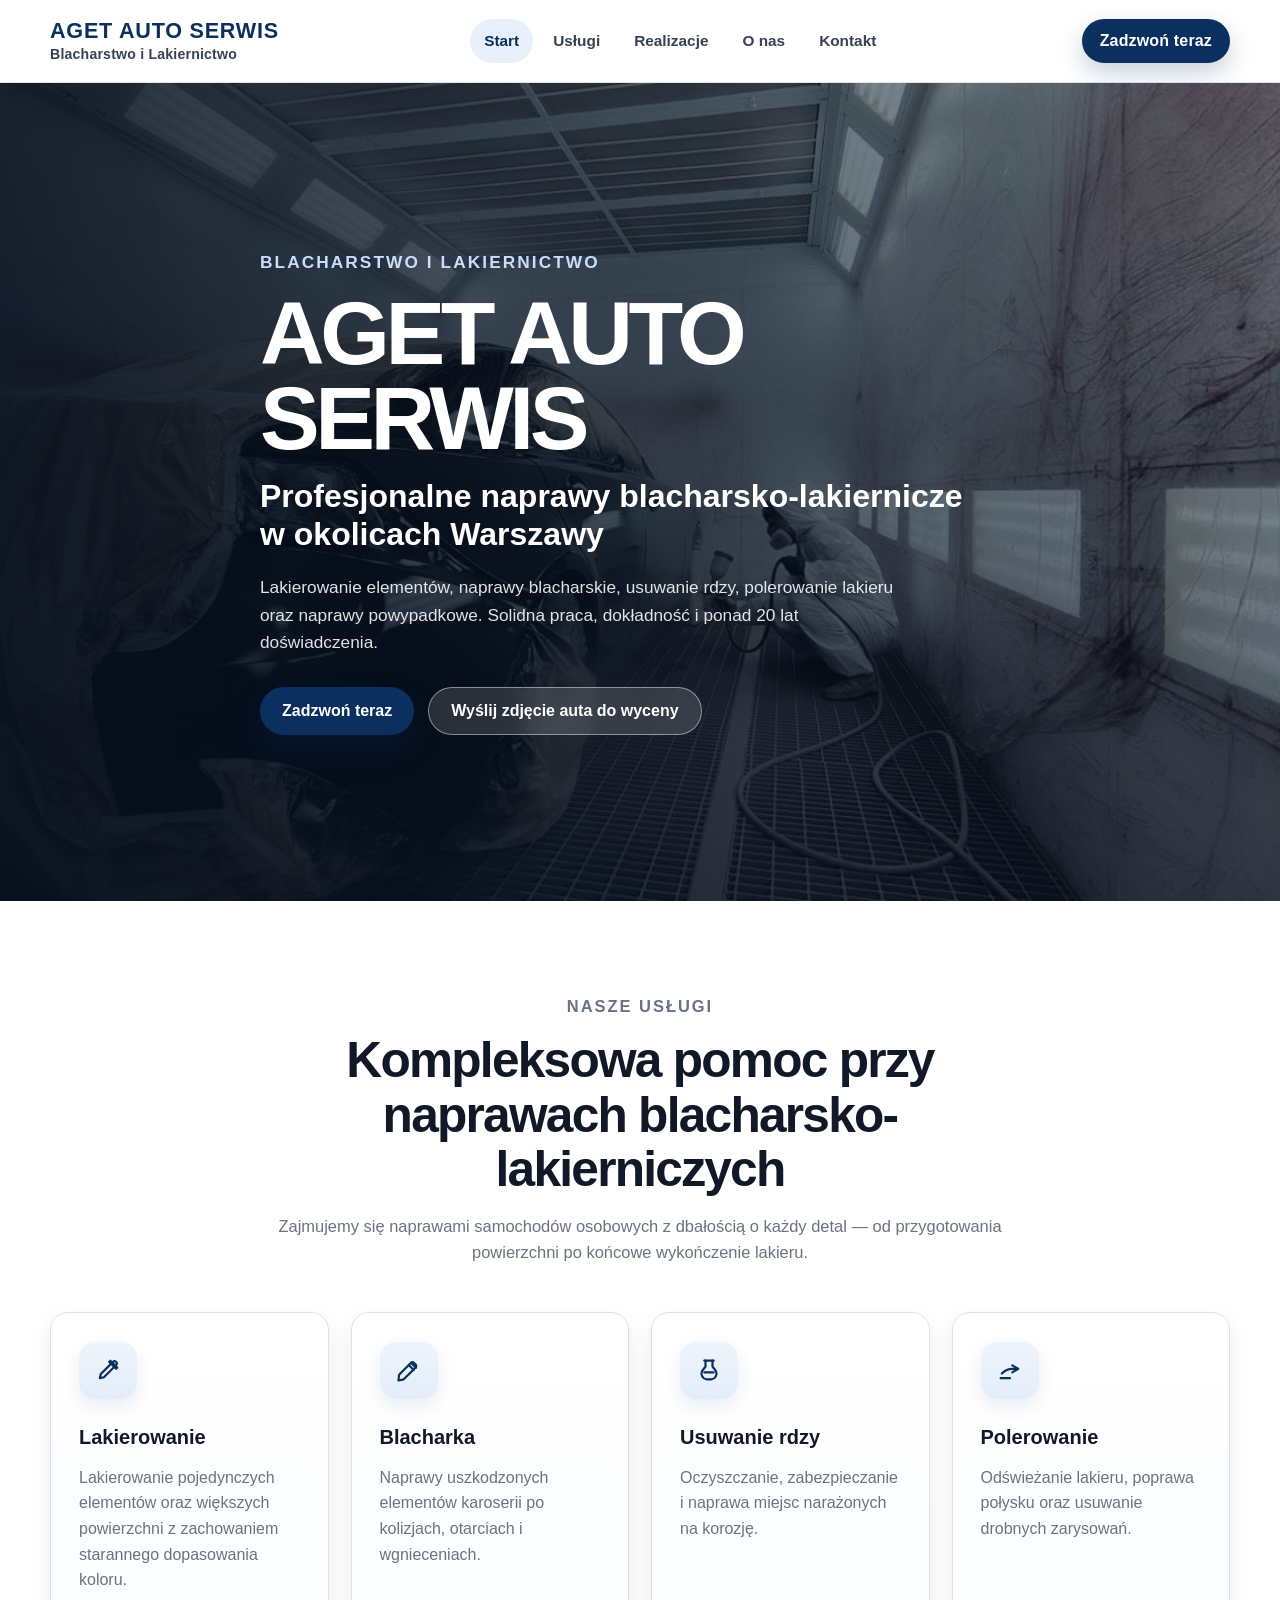
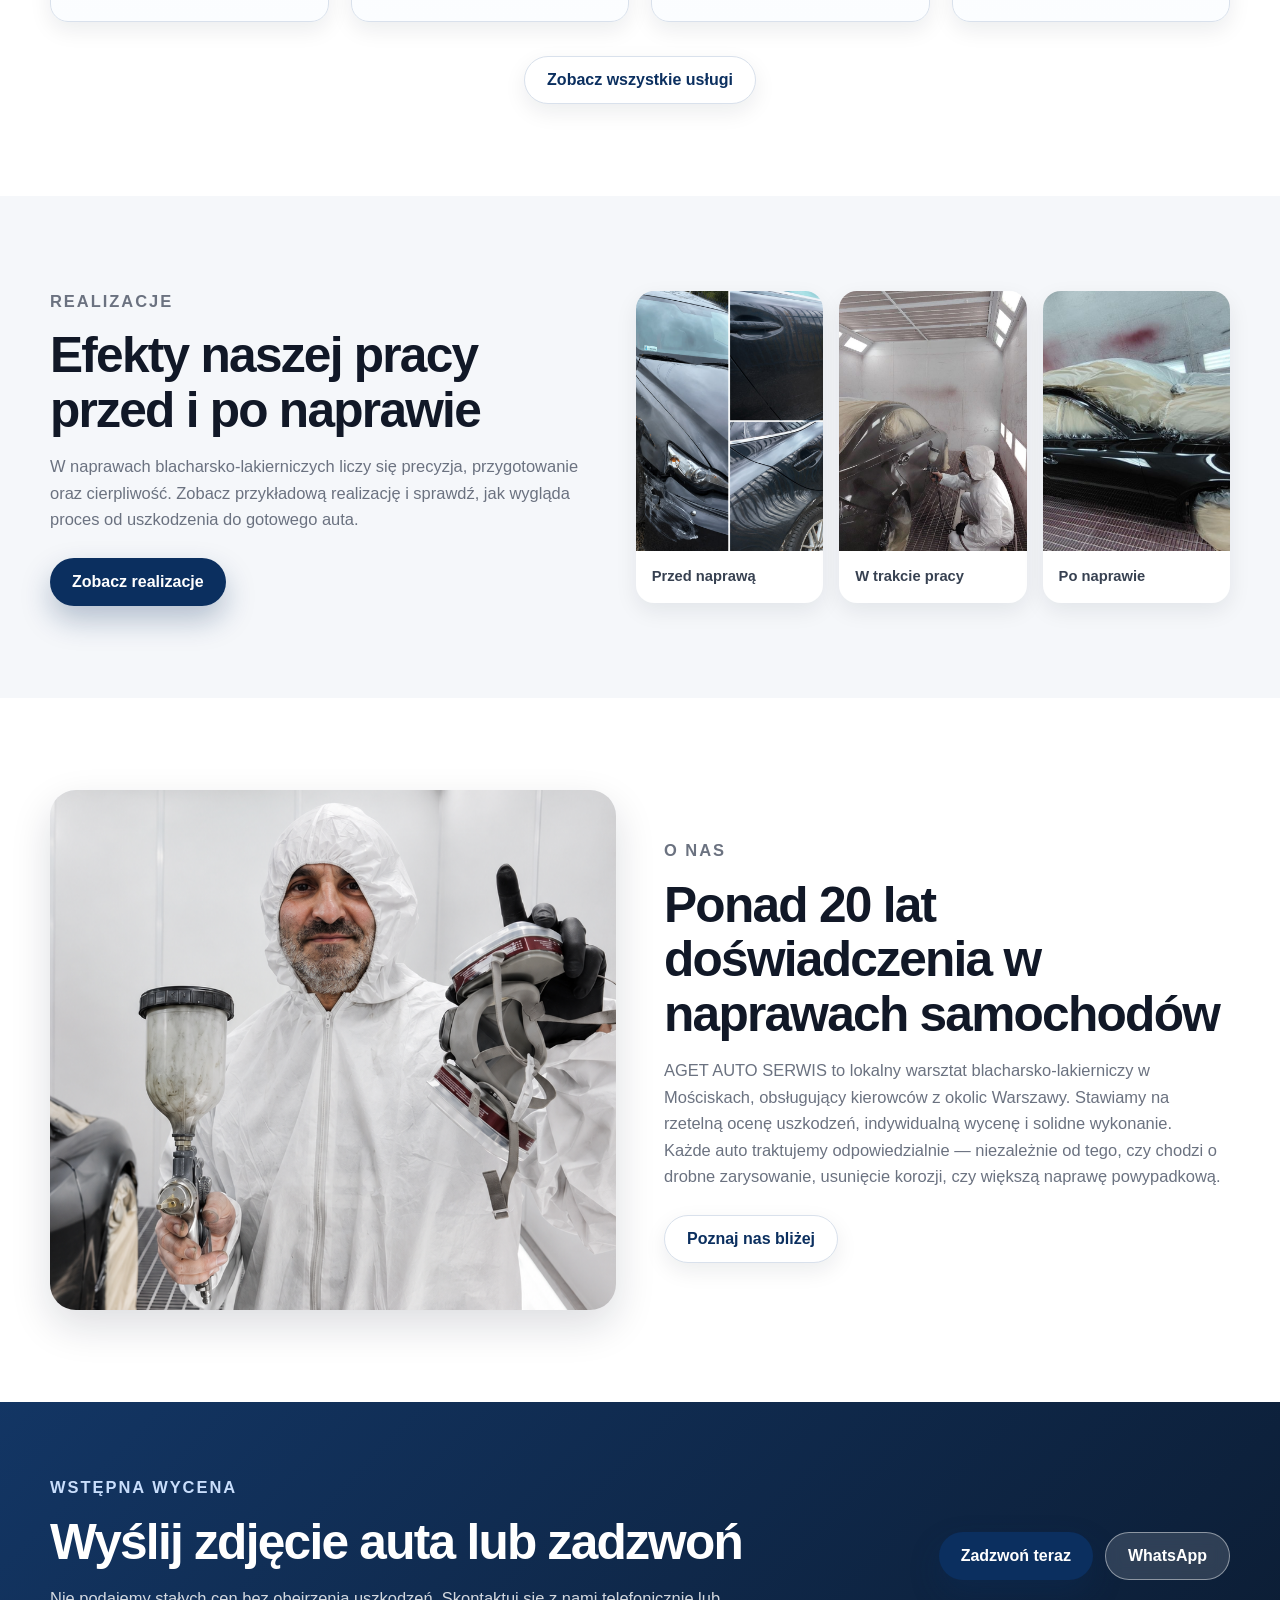
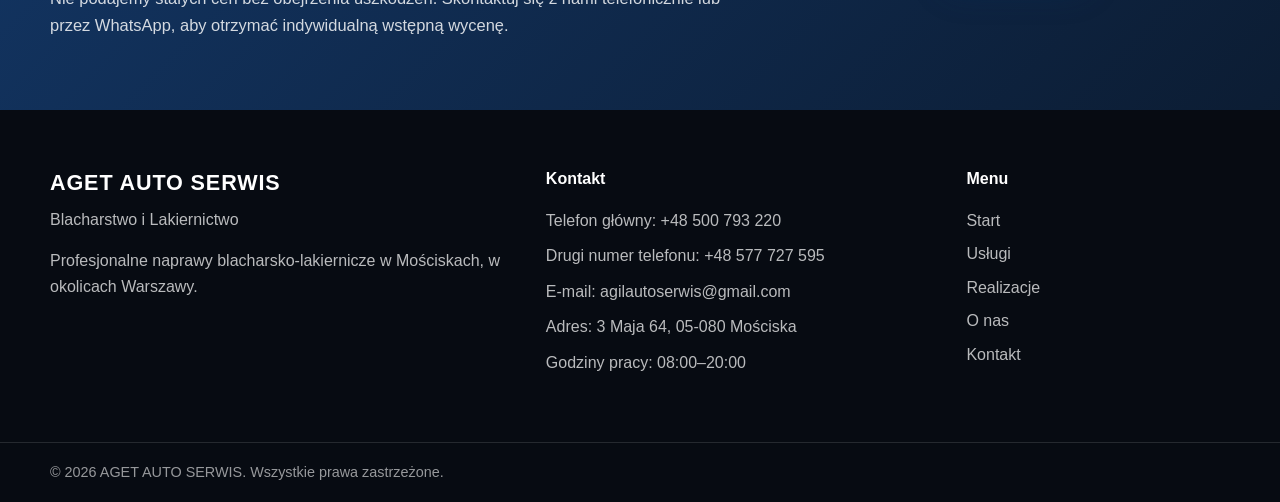
<file: index.html>
<!DOCTYPE html>
<html lang="pl">
<head>
  <meta charset="UTF-8" />
  <meta name="viewport" content="width=device-width, initial-scale=1.0" />

  <title>AGET AUTO SERWIS | Blacharstwo i Lakiernictwo Samochodowe</title>

  <meta
    name="description"
    content="AGET AUTO SERWIS — profesjonalne naprawy blacharsko-lakiernicze w Mościskach, w okolicach Warszawy. Lakierowanie, blacharka, usuwanie rdzy, polerowanie i naprawy powypadkowe."
  />

  <link rel="stylesheet" href="style.css" />
</head>

<body>
  <header class="site-header">
    <div class="container header-container">
      <a href="index.html" class="logo-link text-logo" aria-label="AGET AUTO SERWIS">
        <span class="logo-title">AGET AUTO SERWIS</span>
        <span class="logo-subtitle">Blacharstwo i Lakiernictwo</span>
      </a>

      <button class="nav-toggle" type="button" aria-label="Otwórz menu" aria-expanded="false">
        <span></span>
        <span></span>
        <span></span>
      </button>

      <nav class="main-nav" aria-label="Menu główne">
        <ul>
          <li><a href="index.html" class="active">Start</a></li>
          <li><a href="uslugi.html">Usługi</a></li>
          <li><a href="realizacje.html">Realizacje</a></li>
          <li><a href="onas.html">O nas</a></li>
          <li><a href="kontakt.html">Kontakt</a></li>
        </ul>
      </nav>

      <a href="tel:+48500793220" class="header-cta">Zadzwoń teraz</a>
    </div>
  </header>

  <main>
    <section class="hero hero-start">
      <img
        src="images/hero-start.jpg"
        alt="Warsztat blacharsko-lakierniczy AGET AUTO SERWIS"
        class="hero-image"
      />

      <div class="hero-overlay"></div>

      <div class="container hero-content">
        <p class="hero-kicker">Blacharstwo i Lakiernictwo</p>

        <h1>AGET AUTO SERWIS</h1>

        <h2>Profesjonalne naprawy blacharsko-lakiernicze w okolicach Warszawy</h2>

        <p>
          Lakierowanie elementów, naprawy blacharskie, usuwanie rdzy,
          polerowanie lakieru oraz naprawy powypadkowe. Solidna praca,
          dokładność i ponad 20 lat doświadczenia.
        </p>

        <div class="hero-actions">
          <a href="tel:+48500793220" class="btn btn-primary">Zadzwoń teraz</a>
          <a
            href="https://wa.me/48500793220?text=Dzie%C5%84%20dobry%2C%20chcia%C5%82bym%20zapyta%C4%87%20o%20napraw%C4%99%20blacharsko-lakiernicz%C4%85.%20Przesy%C5%82am%20zdj%C4%99cia%20auta%20do%20wst%C4%99pnej%20wyceny."
            class="btn btn-secondary"
            target="_blank"
            rel="noopener noreferrer"
          >
            Wyślij zdjęcie auta do wyceny
          </a>
        </div>
      </div>
    </section>

    <section class="section services-preview">
      <div class="container">
        <div class="section-heading">
          <p class="section-kicker">Nasze usługi</p>
          <h2>Kompleksowa pomoc przy naprawach blacharsko-lakierniczych</h2>
          <p>
            Zajmujemy się naprawami samochodów osobowych z dbałością o każdy
            detal — od przygotowania powierzchni po końcowe wykończenie lakieru.
          </p>
        </div>

        <div class="service-grid">
          <article class="service-card">
            <div class="service-icon" aria-hidden="true">
              <svg viewBox="0 0 24 24">
                <path d="M14 4l6 6" />
                <path d="M5 19l3.5-.8L19 7.7a1.8 1.8 0 0 0 0-2.5l-.2-.2a1.8 1.8 0 0 0-2.5 0L5.8 15.5 5 19z" />
                <path d="M13 5l6 6" />
              </svg>
            </div>
            <h3>Lakierowanie</h3>
            <p>
              Lakierowanie pojedynczych elementów oraz większych powierzchni
              z zachowaniem starannego dopasowania koloru.
            </p>
          </article>

          <article class="service-card">
            <div class="service-icon" aria-hidden="true">
              <svg viewBox="0 0 24 24">
                <path d="M14 6l4 4" />
                <path d="M3 21l4.5-1 10-10a2 2 0 0 0 0-2.8l-1.2-1.2a2 2 0 0 0-2.8 0l-10 10L3 21z" />
                <path d="M12 8l4 4" />
              </svg>
            </div>
            <h3>Blacharka</h3>
            <p>
              Naprawy uszkodzonych elementów karoserii po kolizjach,
              otarciach i wgnieceniach.
            </p>
          </article>

          <article class="service-card">
            <div class="service-icon" aria-hidden="true">
              <svg viewBox="0 0 24 24">
                <path d="M8 4h8" />
                <path d="M9 4v5l-3 4a5 5 0 0 0 4 7h4a5 5 0 0 0 4-7l-3-4V4" />
                <path d="M8 14h8" />
              </svg>
            </div>
            <h3>Usuwanie rdzy</h3>
            <p>
              Oczyszczanie, zabezpieczanie i naprawa miejsc narażonych
              na korozję.
            </p>
          </article>

          <article class="service-card">
            <div class="service-icon" aria-hidden="true">
              <svg viewBox="0 0 24 24">
                <path d="M5 15c2.5-2.5 5.5-4 9-4h5" />
                <path d="M14 8l5 3-5 3" />
                <path d="M4 19h8" />
              </svg>
            </div>
            <h3>Polerowanie</h3>
            <p>
              Odświeżanie lakieru, poprawa połysku oraz usuwanie drobnych
              zarysowań.
            </p>
          </article>
        </div>

        <div class="section-action">
          <a href="uslugi.html" class="btn btn-outline">Zobacz wszystkie usługi</a>
        </div>
      </div>
    </section>

    <section class="section realizations-preview section-muted">
      <div class="container">
        <div class="split-layout">
          <div class="split-content">
            <p class="section-kicker">Realizacje</p>
            <h2>Efekty naszej pracy przed i po naprawie</h2>
            <p>
              W naprawach blacharsko-lakierniczych liczy się precyzja,
              przygotowanie oraz cierpliwość. Zobacz przykładową realizację
              i sprawdź, jak wygląda proces od uszkodzenia do gotowego auta.
            </p>

            <a href="realizacje.html" class="btn btn-primary">Zobacz realizacje</a>
          </div>

          <div class="preview-gallery">
            <figure>
              <img
                src="images/realizacja-1-przed-collage.jpg"
                alt="Samochód przed naprawą blacharsko-lakierniczą"
              />
              <figcaption>Przed naprawą</figcaption>
            </figure>

            <figure>
              <img
                src="images/realizacja-1-proces.jpg"
                alt="Proces naprawy blacharsko-lakierniczej"
              />
              <figcaption>W trakcie pracy</figcaption>
            </figure>

            <figure>
              <img
                src="images/realizacja-1-po.jpg"
                alt="Samochód po naprawie blacharsko-lakierniczej"
              />
              <figcaption>Po naprawie</figcaption>
            </figure>
          </div>
        </div>
      </div>
    </section>

    <section class="section about-preview">
      <div class="container">
        <div class="split-layout reverse">
          <div class="image-card">
            <img
              src="images/agil-lakiernik-1.png"
              alt="Lakiernik samochodowy podczas pracy w AGET AUTO SERWIS"
            />
          </div>

          <div class="split-content">
            <p class="section-kicker">O nas</p>
            <h2>Ponad 20 lat doświadczenia w naprawach samochodów</h2>
            <p>
              AGET AUTO SERWIS to lokalny warsztat blacharsko-lakierniczy
              w Mościskach, obsługujący kierowców z okolic Warszawy. Stawiamy
              na rzetelną ocenę uszkodzeń, indywidualną wycenę i solidne
              wykonanie.
            </p>

            <p>
              Każde auto traktujemy odpowiedzialnie — niezależnie od tego,
              czy chodzi o drobne zarysowanie, usunięcie korozji, czy większą
              naprawę powypadkową.
            </p>

            <a href="onas.html" class="btn btn-outline">Poznaj nas bliżej</a>
          </div>
        </div>
      </div>
    </section>

    <section class="contact-cta">
      <div class="container contact-cta-container">
        <div>
          <p class="section-kicker">Wstępna wycena</p>
          <h2>Wyślij zdjęcie auta lub zadzwoń</h2>
          <p>
            Nie podajemy stałych cen bez obejrzenia uszkodzeń. Skontaktuj się
            z nami telefonicznie lub przez WhatsApp, aby otrzymać indywidualną
            wstępną wycenę.
          </p>
        </div>

        <div class="contact-cta-actions">
          <a href="tel:+48500793220" class="btn btn-primary">Zadzwoń teraz</a>
          <a
            href="https://wa.me/48500793220?text=Dzie%C5%84%20dobry%2C%20chcia%C5%82bym%20zapyta%C4%87%20o%20napraw%C4%99%20blacharsko-lakiernicz%C4%85.%20Przesy%C5%82am%20zdj%C4%99cia%20auta%20do%20wst%C4%99pnej%20wyceny."
            class="btn btn-secondary"
            target="_blank"
            rel="noopener noreferrer"
          >
            WhatsApp
          </a>
        </div>
      </div>
    </section>
  </main>

  <footer class="site-footer">
    <div class="container footer-grid">
      <div class="footer-brand">
        <h2>AGET AUTO SERWIS</h2>
        <p>Blacharstwo i Lakiernictwo</p>
        <p>
          Profesjonalne naprawy blacharsko-lakiernicze w Mościskach,
          w okolicach Warszawy.
        </p>
      </div>

      <div class="footer-contact">
        <h3>Kontakt</h3>
        <p>
          Telefon główny:
          <a href="tel:+48500793220">+48 500 793 220</a>
        </p>
        <p>
          Drugi numer telefonu:
          <a href="tel:+48577727595">+48 577 727 595</a>
        </p>
        <p>
          E-mail:
          <a
            href="mailto:agilautoserwis@gmail.com?subject=Zapytanie%20o%20napraw%C4%99%20blacharsko-lakiernicz%C4%85&body=Dzie%C5%84%20dobry%2C%0A%0Achcia%C5%82bym%20zapyta%C4%87%20o%20napraw%C4%99%20blacharsko-lakiernicz%C4%85.%20W%20za%C5%82%C4%85czniku%20mog%C4%99%20przes%C5%82a%C4%87%20zdj%C4%99cia%20auta%20do%20wst%C4%99pnej%20wyceny.%0A%0APozdrawiam"
          >
            agilautoserwis@gmail.com
          </a>
        </p>
        <p>Adres: 3 Maja 64, 05-080 Mościska</p>
        <p>Godziny pracy: 08:00–20:00</p>
      </div>

      <div class="footer-nav">
        <h3>Menu</h3>
        <ul>
          <li><a href="index.html">Start</a></li>
          <li><a href="uslugi.html">Usługi</a></li>
          <li><a href="realizacje.html">Realizacje</a></li>
          <li><a href="onas.html">O nas</a></li>
          <li><a href="kontakt.html">Kontakt</a></li>
        </ul>
      </div>
    </div>

    <div class="footer-bottom">
      <div class="container">
        <p>© 2026 AGET AUTO SERWIS. Wszystkie prawa zastrzeżone.</p>
      </div>
    </div>
  </footer>

  <a href="tel:+48500793220" class="floating-call" aria-label="Zadzwoń teraz">
    Zadzwoń teraz
  </a>

  <script src="script.js"></script>
</body>
</html>
</file>
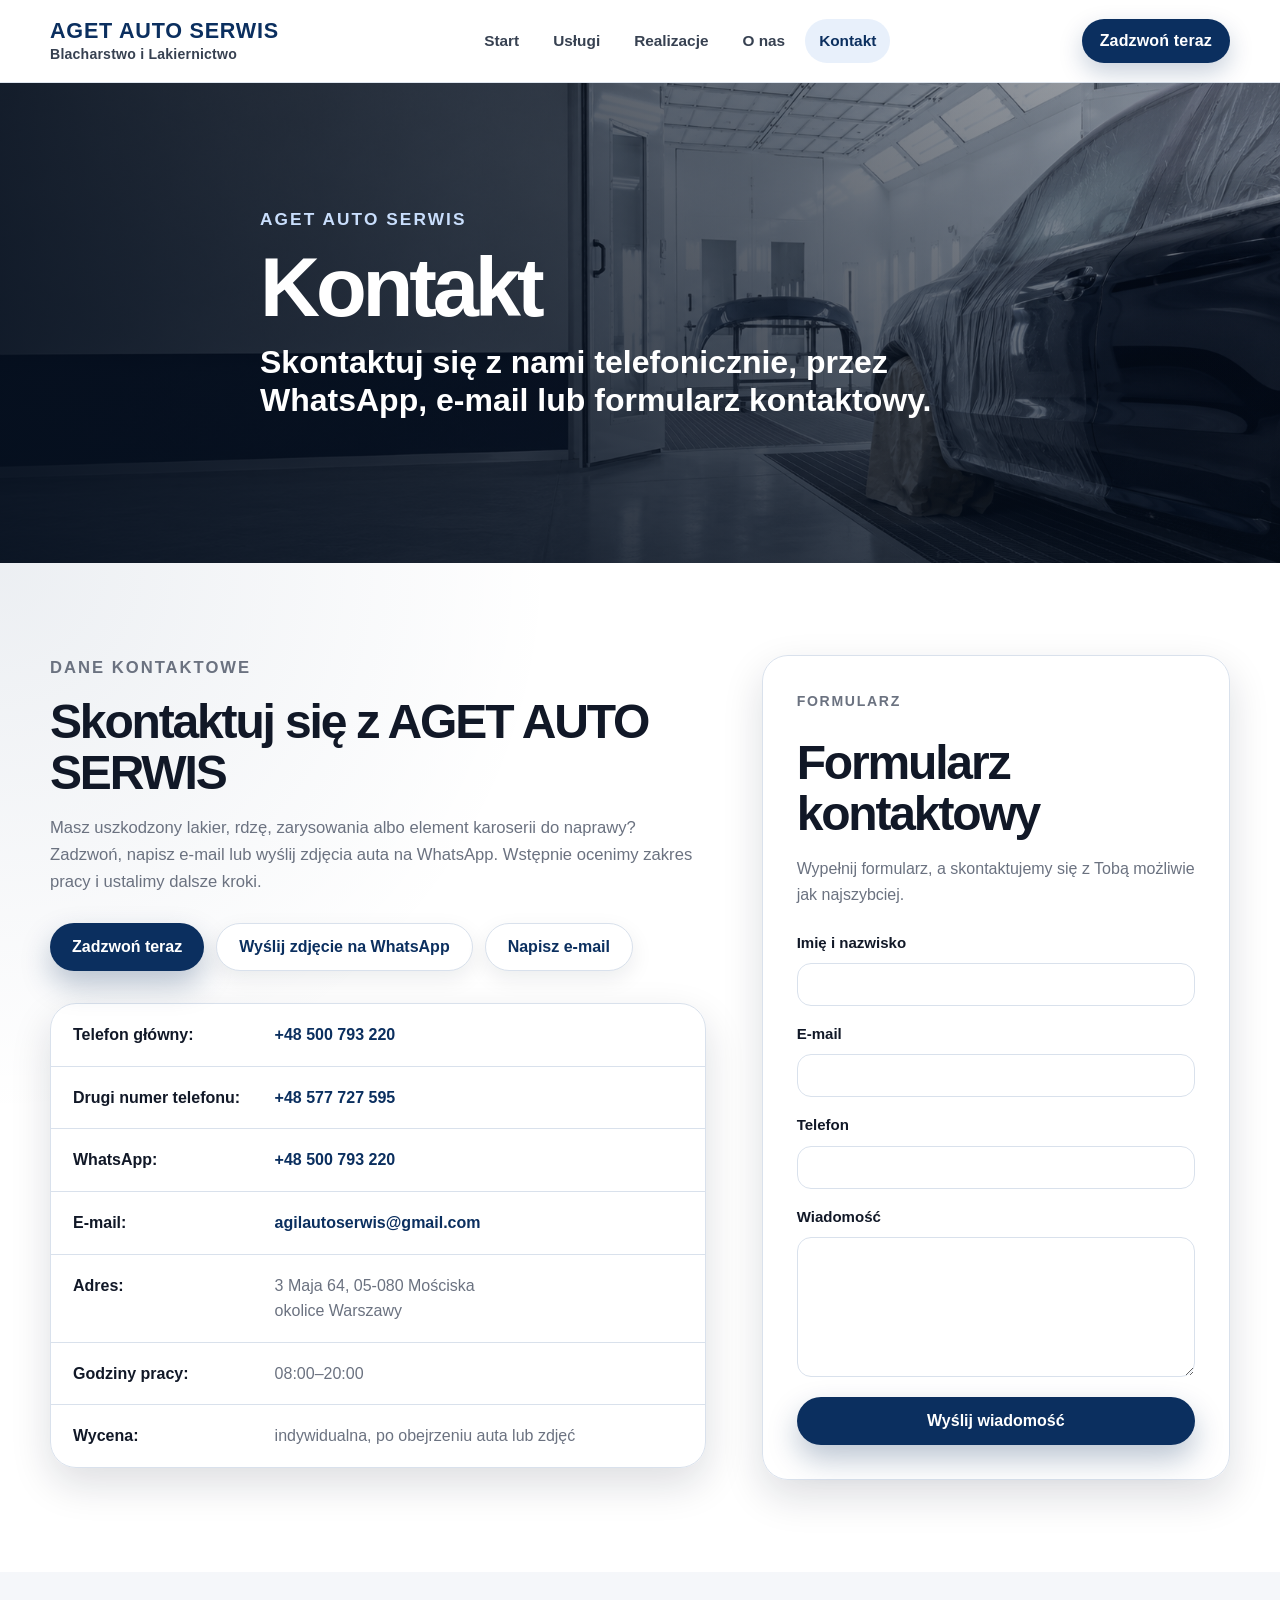
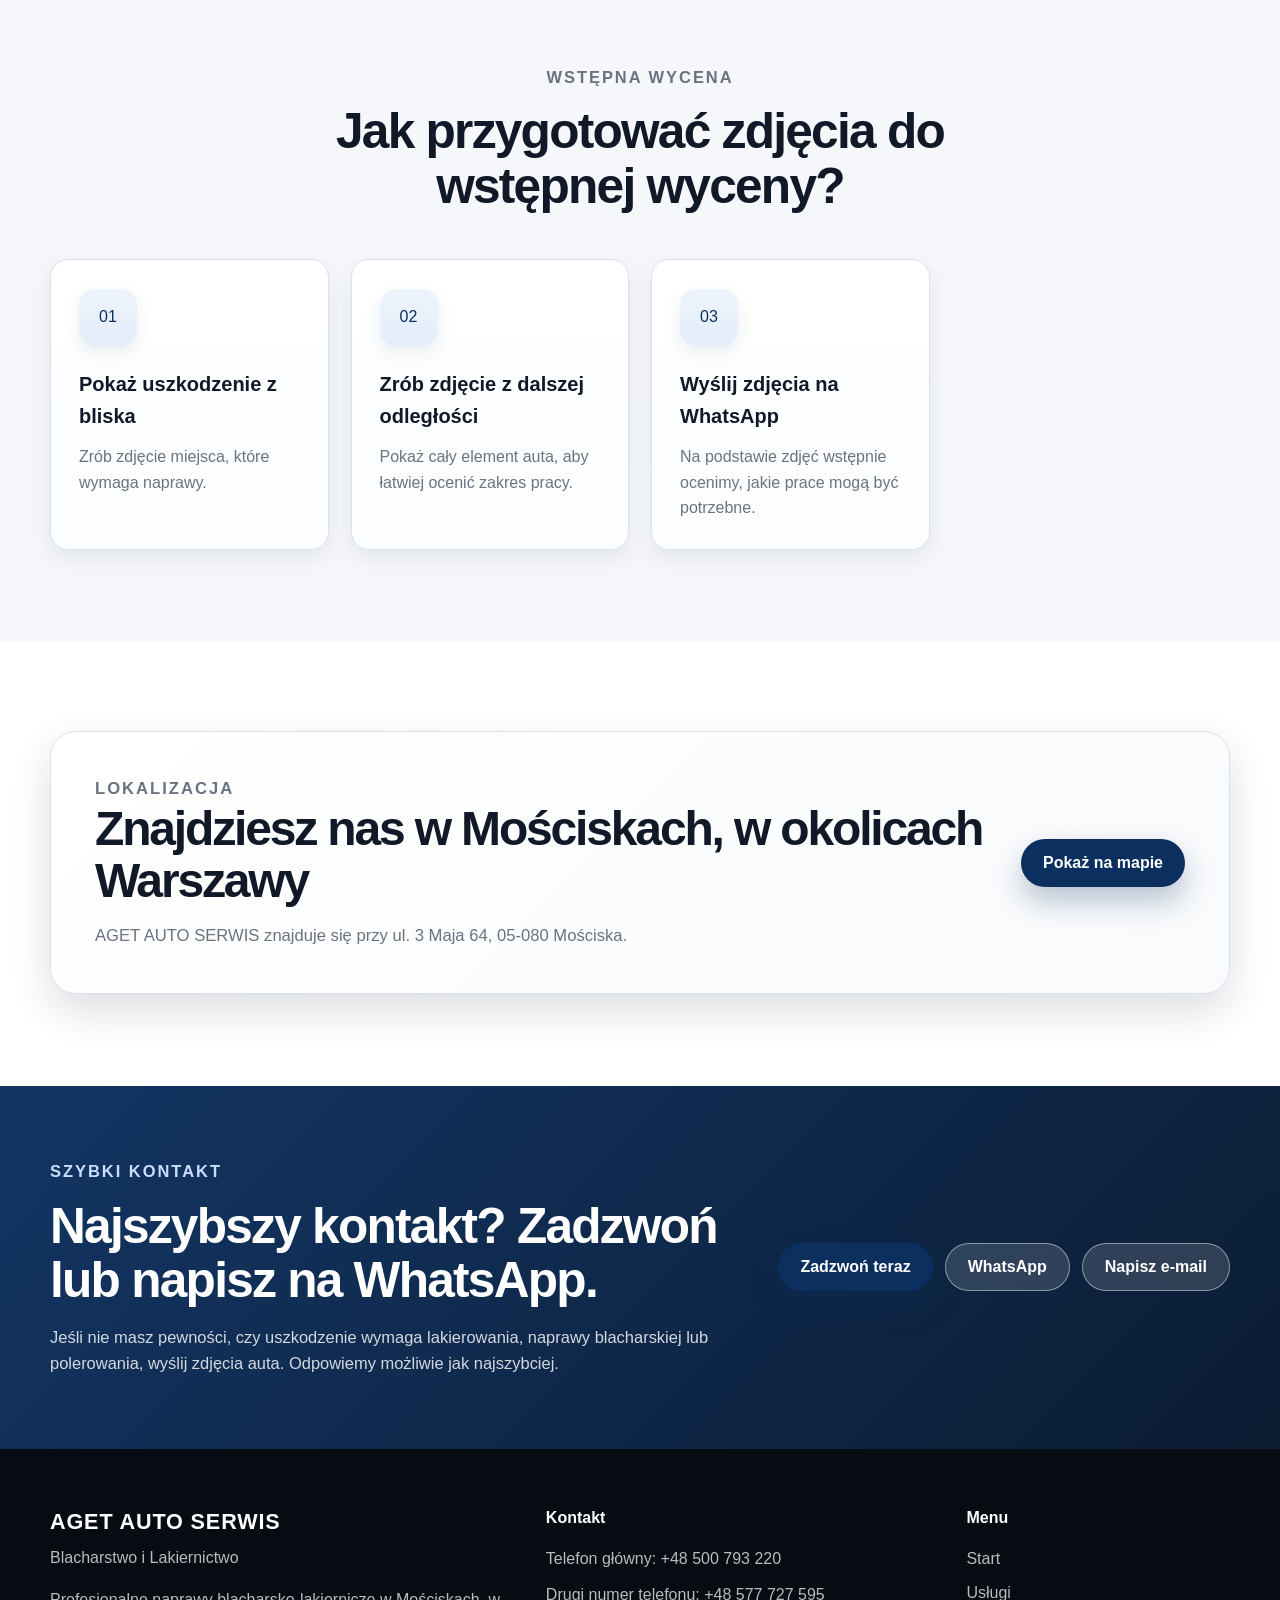
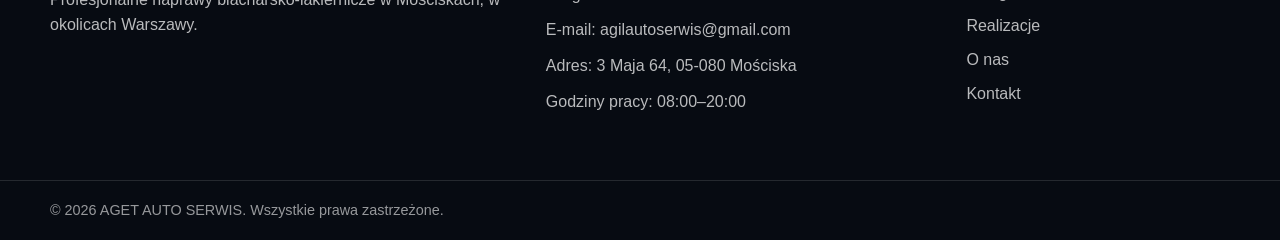
<file: kontakt.html>
<!DOCTYPE html>
<html lang="pl">
<head>
  <meta charset="UTF-8" />
  <meta name="viewport" content="width=device-width, initial-scale=1.0" />

  <title>Kontakt | AGET AUTO SERWIS</title>

  <meta
    name="description"
    content="Kontakt AGET AUTO SERWIS — telefon, WhatsApp, e-mail, adres, godziny pracy i formularz kontaktowy do wstępnej wyceny napraw blacharsko-lakierniczych w Mościskach."
  />

  <link rel="stylesheet" href="style.css" />
</head>

<body>
  <header class="site-header">
    <div class="container header-container">
      <a href="index.html" class="logo-link text-logo" aria-label="AGET AUTO SERWIS">
        <span class="logo-title">AGET AUTO SERWIS</span>
        <span class="logo-subtitle">Blacharstwo i Lakiernictwo</span>
      </a>

      <button class="nav-toggle" type="button" aria-label="Otwórz menu" aria-expanded="false">
        <span></span>
        <span></span>
        <span></span>
      </button>

      <nav class="main-nav" aria-label="Menu główne">
        <ul>
          <li><a href="index.html">Start</a></li>
          <li><a href="uslugi.html">Usługi</a></li>
          <li><a href="realizacje.html">Realizacje</a></li>
          <li><a href="onas.html">O nas</a></li>
          <li><a href="kontakt.html" class="active">Kontakt</a></li>
        </ul>
      </nav>

      <a href="tel:+48500793220" class="header-cta">Zadzwoń teraz</a>
    </div>
  </header>

  <main>
    <section class="hero page-hero">
      <img
        src="images/banner-kontakt.png"
        alt="Kontakt z AGET AUTO SERWIS"
        class="hero-image"
      />

      <div class="hero-overlay"></div>

      <div class="container hero-content">
        <p class="hero-kicker">AGET AUTO SERWIS</p>

        <h1>Kontakt</h1>

        <h2>Skontaktuj się z nami telefonicznie, przez WhatsApp, e-mail lub formularz kontaktowy.</h2>
      </div>
    </section>

    <section class="section contact-premium-section">
      <div class="container">
        <div class="contact-premium-grid">
          <div class="contact-premium-content">
            <p class="section-kicker">Dane kontaktowe</p>
            <h2>Skontaktuj się z AGET AUTO SERWIS</h2>
            <p>
              Masz uszkodzony lakier, rdzę, zarysowania albo element karoserii
              do naprawy? Zadzwoń, napisz e-mail lub wyślij zdjęcia auta na
              WhatsApp. Wstępnie ocenimy zakres pracy i ustalimy dalsze kroki.
            </p>

            <div class="contact-action-row">
              <a href="tel:+48500793220" class="btn btn-primary">Zadzwoń teraz</a>

              <a
                href="https://wa.me/48500793220?text=Dzie%C5%84%20dobry%2C%20chcia%C5%82bym%20zapyta%C4%87%20o%20napraw%C4%99%20blacharsko-lakiernicz%C4%85.%20Przesy%C5%82am%20zdj%C4%99cia%20auta%20do%20wst%C4%99pnej%20wyceny."
                class="btn btn-outline"
                target="_blank"
                rel="noopener noreferrer"
              >
                Wyślij zdjęcie na WhatsApp
              </a>

              <a
                href="mailto:agilautoserwis@gmail.com?subject=Zapytanie%20o%20napraw%C4%99%20blacharsko-lakiernicz%C4%85&body=Dzie%C5%84%20dobry%2C%0A%0Achcia%C5%82bym%20zapyta%C4%87%20o%20napraw%C4%99%20blacharsko-lakiernicz%C4%85.%20W%20za%C5%82%C4%85czniku%20mog%C4%99%20przes%C5%82a%C4%87%20zdj%C4%99cia%20auta%20do%20wst%C4%99pnej%20wyceny.%0A%0APozdrawiam"
                class="btn btn-outline"
              >
                Napisz e-mail
              </a>
            </div>

            <div class="premium-contact-card">
              <div class="premium-contact-item">
                <span>Telefon główny:</span>
                <a href="tel:+48500793220">+48 500 793 220</a>
              </div>

              <div class="premium-contact-item">
                <span>Drugi numer telefonu:</span>
                <a href="tel:+48577727595">+48 577 727 595</a>
              </div>

              <div class="premium-contact-item">
                <span>WhatsApp:</span>
                <a
                  href="https://wa.me/48500793220?text=Dzie%C5%84%20dobry%2C%20chcia%C5%82bym%20zapyta%C4%87%20o%20napraw%C4%99%20blacharsko-lakiernicz%C4%85.%20Przesy%C5%82am%20zdj%C4%99cia%20auta%20do%20wst%C4%99pnej%20wyceny."
                  target="_blank"
                  rel="noopener noreferrer"
                >
                  +48 500 793 220
                </a>
              </div>

              <div class="premium-contact-item">
                <span>E-mail:</span>
                <a
                  href="mailto:agilautoserwis@gmail.com?subject=Zapytanie%20o%20napraw%C4%99%20blacharsko-lakiernicz%C4%85&body=Dzie%C5%84%20dobry%2C%0A%0Achcia%C5%82bym%20zapyta%C4%87%20o%20napraw%C4%99%20blacharsko-lakiernicz%C4%85.%20W%20za%C5%82%C4%85czniku%20mog%C4%99%20przes%C5%82a%C4%87%20zdj%C4%99cia%20auta%20do%20wst%C4%99pnej%20wyceny.%0A%0APozdrawiam"
                >
                  agilautoserwis@gmail.com
                </a>
              </div>

              <div class="premium-contact-item">
                <span>Adres:</span>
                <p>
                  3 Maja 64, 05-080 Mościska<br />
                  okolice Warszawy
                </p>
              </div>

              <div class="premium-contact-item">
                <span>Godziny pracy:</span>
                <p>08:00–20:00</p>
              </div>

              <div class="premium-contact-item">
                <span>Wycena:</span>
                <p>indywidualna, po obejrzeniu auta lub zdjęć</p>
              </div>
            </div>
          </div>

          <aside class="contact-form-card">
            <p class="section-kicker">Formularz</p>
            <h2>Formularz kontaktowy</h2>
            <p>
              Wypełnij formularz, a skontaktujemy się z Tobą możliwie jak
              najszybciej.
            </p>

            <form name="kontakt" method="POST" data-netlify="true" class="contact-form">
              <input type="hidden" name="form-name" value="kontakt" />

              <div class="form-field">
                <label for="name">Imię i nazwisko</label>
                <input id="name" type="text" name="imie-i-nazwisko" required />
              </div>

              <div class="form-field">
                <label for="email">E-mail</label>
                <input id="email" type="email" name="email" required />
              </div>

              <div class="form-field">
                <label for="phone">Telefon</label>
                <input id="phone" type="tel" name="telefon" />
              </div>

              <div class="form-field">
                <label for="message">Wiadomość</label>
                <textarea id="message" name="wiadomosc" rows="6" required></textarea>
              </div>

              <button type="submit" class="btn btn-primary contact-submit">
                Wyślij wiadomość
              </button>
            </form>
          </aside>
        </div>
      </div>
    </section>

    <section class="section section-muted">
      <div class="container">
        <div class="section-heading">
          <p class="section-kicker">Wstępna wycena</p>
          <h2>Jak przygotować zdjęcia do wstępnej wyceny?</h2>
        </div>

        <div class="service-grid">
          <article class="service-card">
            <div class="service-icon" aria-hidden="true">01</div>
            <h3>Pokaż uszkodzenie z bliska</h3>
            <p>Zrób zdjęcie miejsca, które wymaga naprawy.</p>
          </article>

          <article class="service-card">
            <div class="service-icon" aria-hidden="true">02</div>
            <h3>Zrób zdjęcie z dalszej odległości</h3>
            <p>Pokaż cały element auta, aby łatwiej ocenić zakres pracy.</p>
          </article>

          <article class="service-card">
            <div class="service-icon" aria-hidden="true">03</div>
            <h3>Wyślij zdjęcia na WhatsApp</h3>
            <p>
              Na podstawie zdjęć wstępnie ocenimy, jakie prace mogą być
              potrzebne.
            </p>
          </article>
        </div>
      </div>
    </section>

    <section class="section location-section">
      <div class="container">
        <div class="location-card">
          <div>
            <p class="section-kicker">Lokalizacja</p>
            <h2>Znajdziesz nas w Mościskach, w okolicach Warszawy</h2>
            <p>
              AGET AUTO SERWIS znajduje się przy ul. 3 Maja 64,
              05-080 Mościska.
            </p>
          </div>

          <a
            href="https://maps.app.goo.gl/TS1FMHUCuoA9cqUd6"
            class="btn btn-primary"
            target="_blank"
            rel="noopener noreferrer"
          >
            Pokaż na mapie
          </a>
        </div>
      </div>
    </section>

    <section class="contact-cta">
      <div class="container contact-cta-container">
        <div>
          <p class="section-kicker">Szybki kontakt</p>
          <h2>Najszybszy kontakt? Zadzwoń lub napisz na WhatsApp.</h2>
          <p>
            Jeśli nie masz pewności, czy uszkodzenie wymaga lakierowania,
            naprawy blacharskiej lub polerowania, wyślij zdjęcia auta.
            Odpowiemy możliwie jak najszybciej.
          </p>
        </div>

        <div class="contact-cta-actions">
          <a href="tel:+48500793220" class="btn btn-primary">Zadzwoń teraz</a>

          <a
            href="https://wa.me/48500793220?text=Dzie%C5%84%20dobry%2C%20chcia%C5%82bym%20zapyta%C4%87%20o%20napraw%C4%99%20blacharsko-lakiernicz%C4%85.%20Przesy%C5%82am%20zdj%C4%99cia%20auta%20do%20wst%C4%99pnej%20wyceny."
            class="btn btn-secondary"
            target="_blank"
            rel="noopener noreferrer"
          >
            WhatsApp
          </a>

          <a
            href="mailto:agilautoserwis@gmail.com?subject=Zapytanie%20o%20napraw%C4%99%20blacharsko-lakiernicz%C4%85&body=Dzie%C5%84%20dobry%2C%0A%0Achcia%C5%82bym%20zapyta%C4%87%20o%20napraw%C4%99%20blacharsko-lakiernicz%C4%85.%20W%20za%C5%82%C4%85czniku%20mog%C4%99%20przes%C5%82a%C4%87%20zdj%C4%99cia%20auta%20do%20wst%C4%99pnej%20wyceny.%0A%0APozdrawiam"
            class="btn btn-secondary"
          >
            Napisz e-mail
          </a>
        </div>
      </div>
    </section>
  </main>

  <footer class="site-footer">
    <div class="container footer-grid">
      <div class="footer-brand">
        <h2>AGET AUTO SERWIS</h2>
        <p>Blacharstwo i Lakiernictwo</p>
        <p>
          Profesjonalne naprawy blacharsko-lakiernicze w Mościskach,
          w okolicach Warszawy.
        </p>
      </div>

      <div class="footer-contact">
        <h3>Kontakt</h3>
        <p>
          Telefon główny:
          <a href="tel:+48500793220">+48 500 793 220</a>
        </p>
        <p>
          Drugi numer telefonu:
          <a href="tel:+48577727595">+48 577 727 595</a>
        </p>
        <p>
          E-mail:
          <a
            href="mailto:agilautoserwis@gmail.com?subject=Zapytanie%20o%20napraw%C4%99%20blacharsko-lakiernicz%C4%85&body=Dzie%C5%84%20dobry%2C%0A%0Achcia%C5%82bym%20zapyta%C4%87%20o%20napraw%C4%99%20blacharsko-lakiernicz%C4%85.%20W%20za%C5%82%C4%85czniku%20mog%C4%99%20przes%C5%82a%C4%87%20zdj%C4%99cia%20auta%20do%20wst%C4%99pnej%20wyceny.%0A%0APozdrawiam"
          >
            agilautoserwis@gmail.com
          </a>
        </p>
        <p>Adres: 3 Maja 64, 05-080 Mościska</p>
        <p>Godziny pracy: 08:00–20:00</p>
      </div>

      <div class="footer-nav">
        <h3>Menu</h3>
        <ul>
          <li><a href="index.html">Start</a></li>
          <li><a href="uslugi.html">Usługi</a></li>
          <li><a href="realizacje.html">Realizacje</a></li>
          <li><a href="onas.html">O nas</a></li>
          <li><a href="kontakt.html">Kontakt</a></li>
        </ul>
      </div>
    </div>

    <div class="footer-bottom">
      <div class="container">
        <p>© 2026 AGET AUTO SERWIS. Wszystkie prawa zastrzeżone.</p>
      </div>
    </div>
  </footer>

  <a href="tel:+48500793220" class="floating-call" aria-label="Zadzwoń teraz">
    Zadzwoń teraz
  </a>

  <script src="script.js"></script>
</body>
</html>
</file>
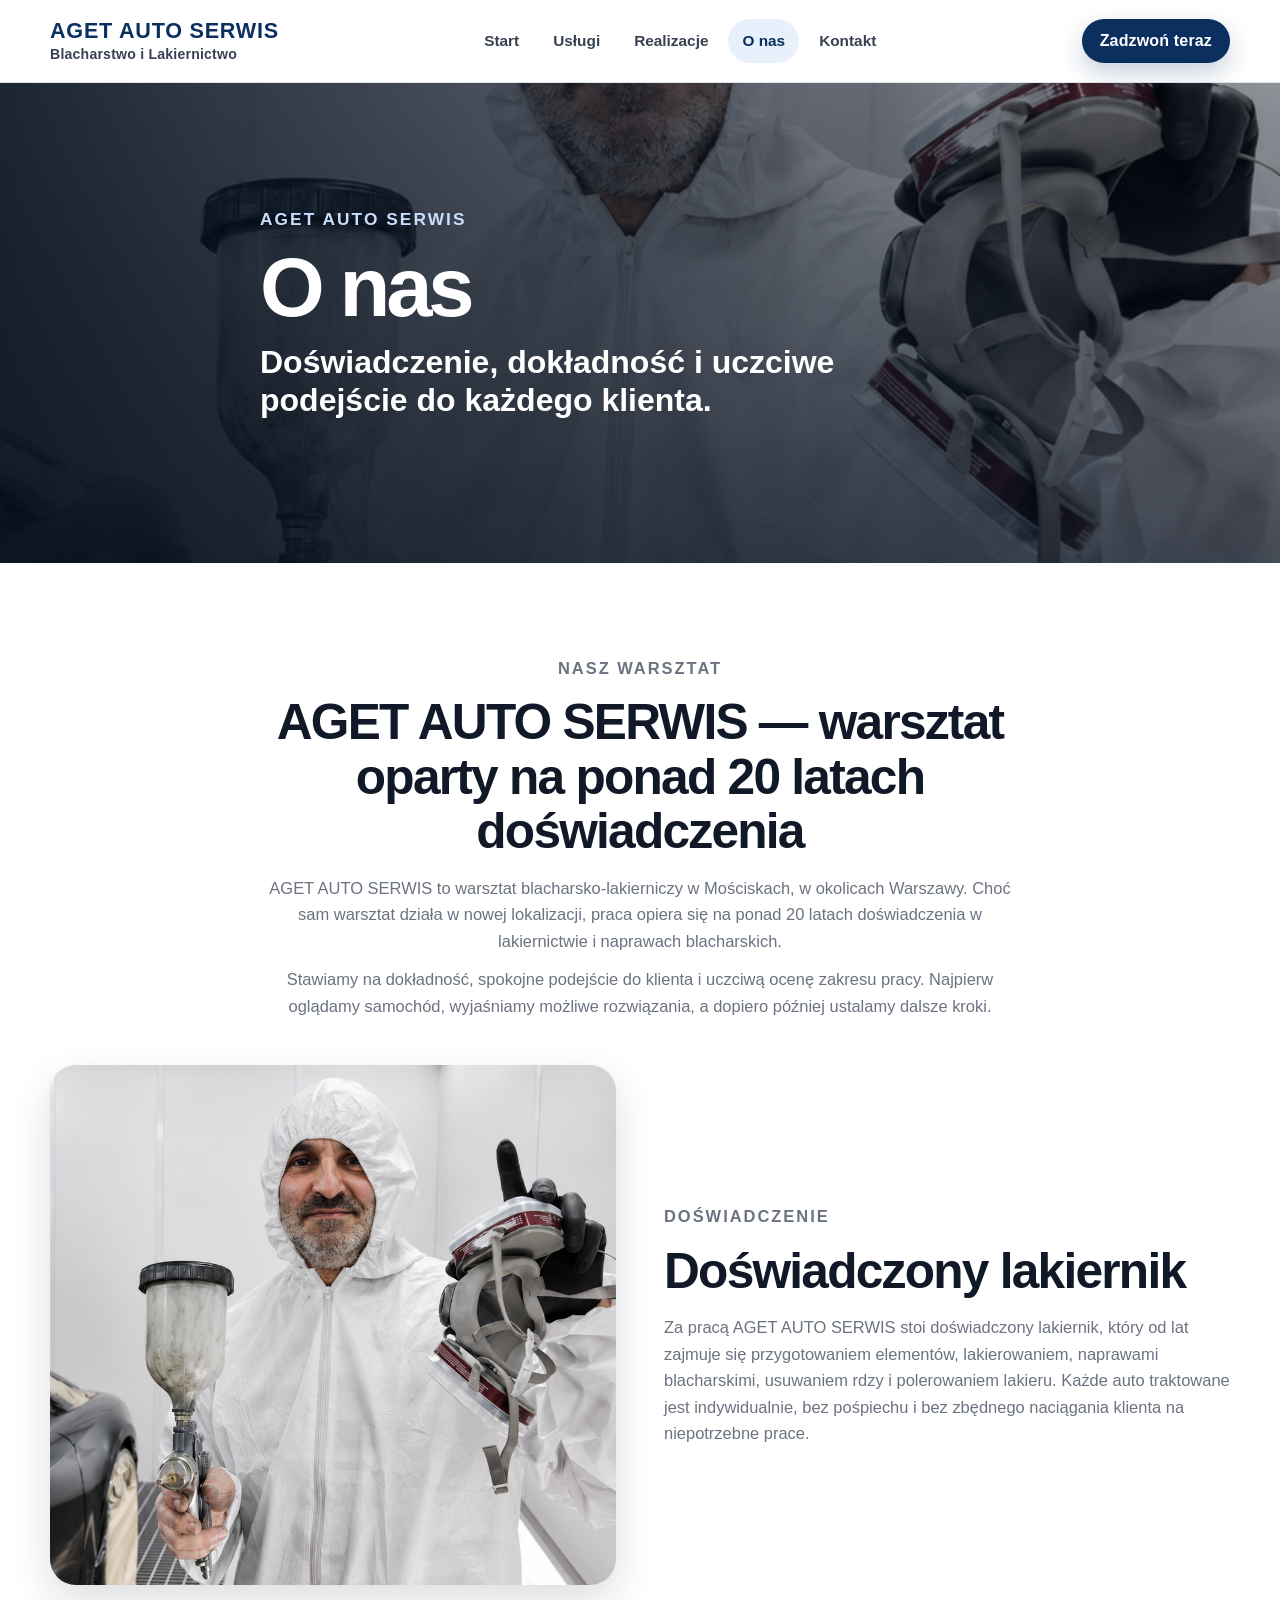
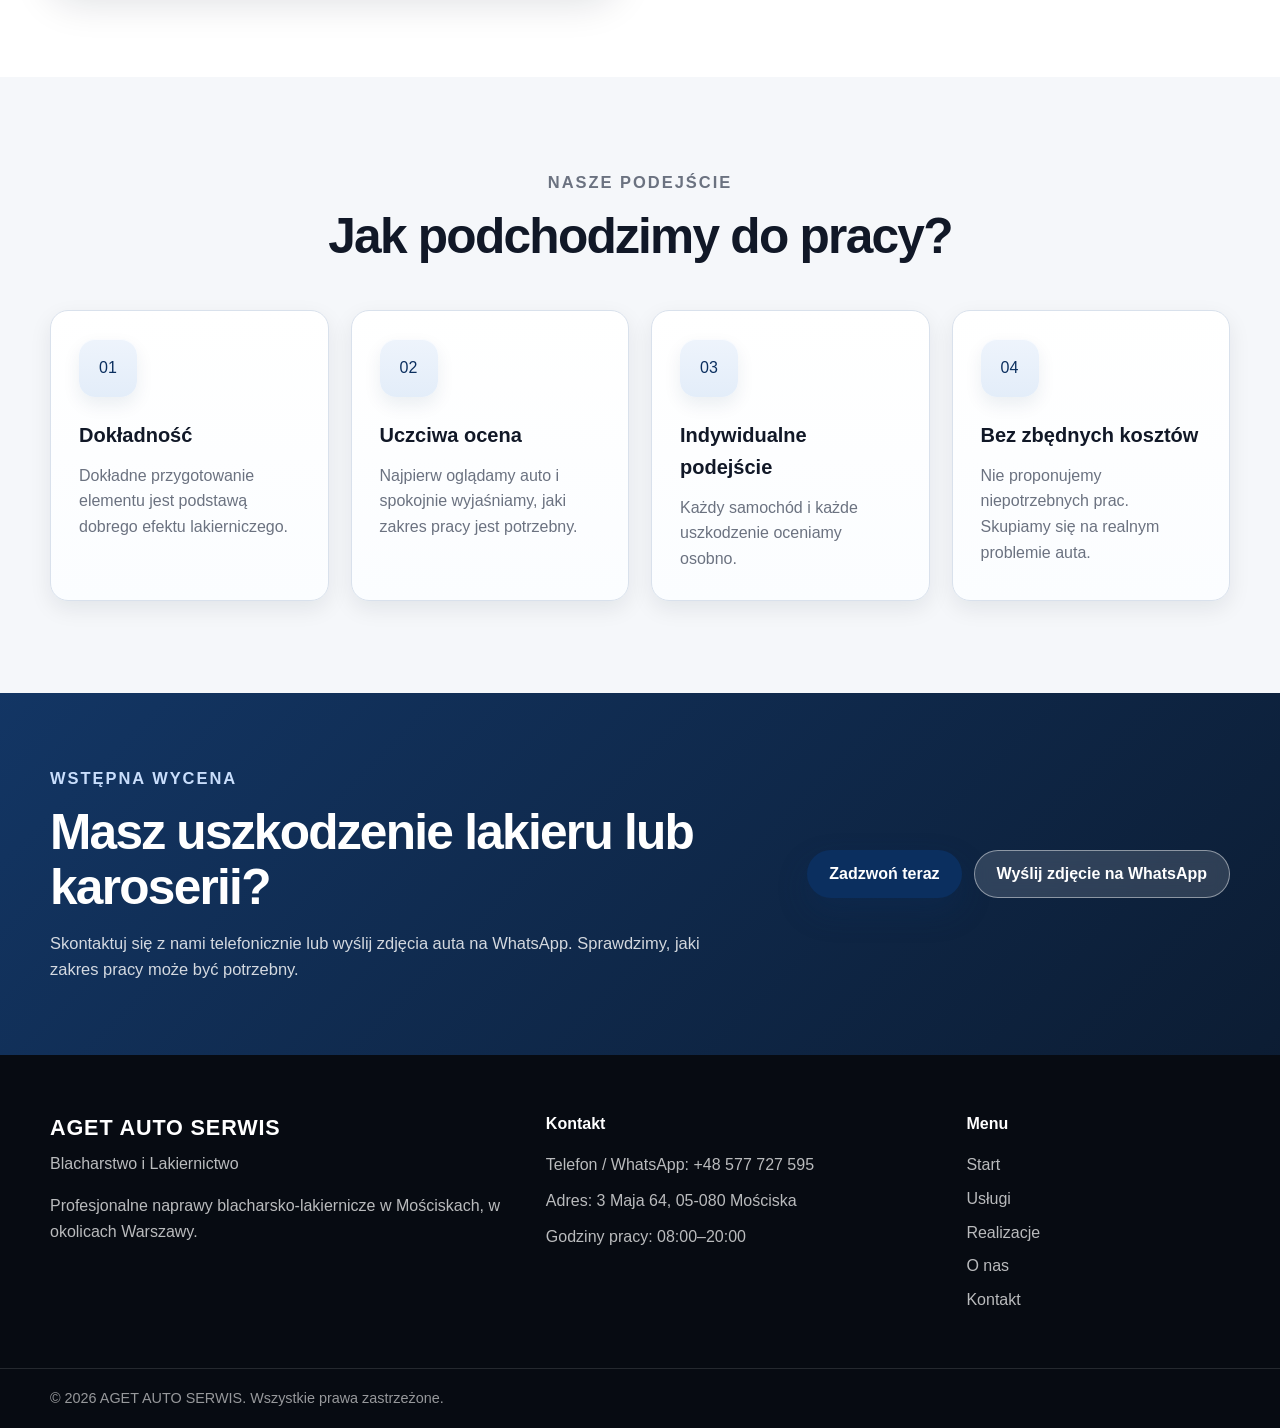
<file: onas.html>
<!DOCTYPE html>
<html lang="pl">
<head>
  <meta charset="UTF-8" />
  <meta name="viewport" content="width=device-width, initial-scale=1.0" />

  <title>O nas | AGET AUTO SERWIS</title>

  <meta
    name="description"
    content="AGET AUTO SERWIS — warsztat blacharsko-lakierniczy w Mościskach, oparty na ponad 20 latach doświadczenia w lakiernictwie i naprawach blacharskich."
  />

  <link rel="stylesheet" href="style.css" />
</head>

<body>
  <header class="site-header">
    <div class="container header-container">
      <a href="index.html" class="logo-link text-logo" aria-label="AGET AUTO SERWIS">
        <span class="logo-title">AGET AUTO SERWIS</span>
        <span class="logo-subtitle">Blacharstwo i Lakiernictwo</span>
      </a>

      <button class="nav-toggle" type="button" aria-label="Otwórz menu" aria-expanded="false">
        <span></span>
        <span></span>
        <span></span>
      </button>

      <nav class="main-nav" aria-label="Menu główne">
        <ul>
          <li><a href="index.html">Start</a></li>
          <li><a href="uslugi.html">Usługi</a></li>
          <li><a href="realizacje.html">Realizacje</a></li>
          <li><a href="onas.html" class="active">O nas</a></li>
          <li><a href="kontakt.html">Kontakt</a></li>
        </ul>
      </nav>

      <a href="tel:+48577727595" class="header-cta">Zadzwoń teraz</a>
    </div>
  </header>

  <main>
    <section class="hero page-hero">
      <img
        src="images/banner-o-nas.png"
        alt="Warsztat AGET AUTO SERWIS"
        class="hero-image"
      />

      <div class="hero-overlay"></div>

      <div class="container hero-content">
        <p class="hero-kicker">AGET AUTO SERWIS</p>

        <h1>O nas</h1>

        <h2>Doświadczenie, dokładność i uczciwe podejście do każdego klienta.</h2>
      </div>
    </section>

    <section class="section about-page">
      <div class="container">
        <div class="section-heading">
          <p class="section-kicker">Nasz warsztat</p>
          <h2>AGET AUTO SERWIS — warsztat oparty na ponad 20 latach doświadczenia</h2>
          <p>
            AGET AUTO SERWIS to warsztat blacharsko-lakierniczy w Mościskach,
            w okolicach Warszawy. Choć sam warsztat działa w nowej lokalizacji,
            praca opiera się na ponad 20 latach doświadczenia w lakiernictwie
            i naprawach blacharskich.
          </p>
          <p>
            Stawiamy na dokładność, spokojne podejście do klienta i uczciwą
            ocenę zakresu pracy. Najpierw oglądamy samochód, wyjaśniamy
            możliwe rozwiązania, a dopiero później ustalamy dalsze kroki.
          </p>
        </div>

        <div class="split-layout reverse">
          <div class="image-card">
            <img
              src="images/agil-lakiernik-1.png"
              alt="Doświadczony lakiernik AGET AUTO SERWIS podczas pracy"
            />
          </div>

          <div class="split-content">
            <p class="section-kicker">Doświadczenie</p>
            <h2>Doświadczony lakiernik</h2>
            <p>
              Za pracą AGET AUTO SERWIS stoi doświadczony lakiernik, który od
              lat zajmuje się przygotowaniem elementów, lakierowaniem, naprawami
              blacharskimi, usuwaniem rdzy i polerowaniem lakieru. Każde auto
              traktowane jest indywidualnie, bez pośpiechu i bez zbędnego
              naciągania klienta na niepotrzebne prace.
            </p>
          </div>
        </div>
      </div>
    </section>

    <section class="section section-muted">
      <div class="container">
        <div class="section-heading">
          <p class="section-kicker">Nasze podejście</p>
          <h2>Jak podchodzimy do pracy?</h2>
        </div>

        <div class="service-grid">
          <article class="service-card">
            <div class="service-icon" aria-hidden="true">01</div>
            <h3>Dokładność</h3>
            <p>
              Dokładne przygotowanie elementu jest podstawą dobrego efektu
              lakierniczego.
            </p>
          </article>

          <article class="service-card">
            <div class="service-icon" aria-hidden="true">02</div>
            <h3>Uczciwa ocena</h3>
            <p>
              Najpierw oglądamy auto i spokojnie wyjaśniamy, jaki zakres pracy
              jest potrzebny.
            </p>
          </article>

          <article class="service-card">
            <div class="service-icon" aria-hidden="true">03</div>
            <h3>Indywidualne podejście</h3>
            <p>
              Każdy samochód i każde uszkodzenie oceniamy osobno.
            </p>
          </article>

          <article class="service-card">
            <div class="service-icon" aria-hidden="true">04</div>
            <h3>Bez zbędnych kosztów</h3>
            <p>
              Nie proponujemy niepotrzebnych prac. Skupiamy się na realnym
              problemie auta.
            </p>
          </article>
        </div>
      </div>
    </section>

    <section class="contact-cta">
      <div class="container contact-cta-container">
        <div>
          <p class="section-kicker">Wstępna wycena</p>
          <h2>Masz uszkodzenie lakieru lub karoserii?</h2>
          <p>
            Skontaktuj się z nami telefonicznie lub wyślij zdjęcia auta na
            WhatsApp. Sprawdzimy, jaki zakres pracy może być potrzebny.
          </p>
        </div>

        <div class="contact-cta-actions">
          <a href="tel:+48577727595" class="btn btn-primary">Zadzwoń teraz</a>

          <a
            href="https://wa.me/48577727595"
            class="btn btn-secondary"
            target="_blank"
            rel="noopener noreferrer"
          >
            Wyślij zdjęcie na WhatsApp
          </a>
        </div>
      </div>
    </section>
  </main>

  <footer class="site-footer">
    <div class="container footer-grid">
      <div class="footer-brand">
        <h2>AGET AUTO SERWIS</h2>
        <p>Blacharstwo i Lakiernictwo</p>
        <p>
          Profesjonalne naprawy blacharsko-lakiernicze w Mościskach,
          w okolicach Warszawy.
        </p>
      </div>

      <div class="footer-contact">
        <h3>Kontakt</h3>
        <p>
          Telefon / WhatsApp:
          <a href="tel:+48577727595">+48 577 727 595</a>
        </p>
        <p>Adres: 3 Maja 64, 05-080 Mościska</p>
        <p>Godziny pracy: 08:00–20:00</p>
      </div>

      <div class="footer-nav">
        <h3>Menu</h3>
        <ul>
          <li><a href="index.html">Start</a></li>
          <li><a href="uslugi.html">Usługi</a></li>
          <li><a href="realizacje.html">Realizacje</a></li>
          <li><a href="onas.html">O nas</a></li>
          <li><a href="kontakt.html">Kontakt</a></li>
        </ul>
      </div>
    </div>

    <div class="footer-bottom">
      <div class="container">
        <p>© 2026 AGET AUTO SERWIS. Wszystkie prawa zastrzeżone.</p>
      </div>
    </div>
  </footer>

  <a href="tel:+48577727595" class="floating-call" aria-label="Zadzwoń teraz">
    Zadzwoń teraz
  </a>

  <script src="script.js"></script>
</body>
</html>
</file>
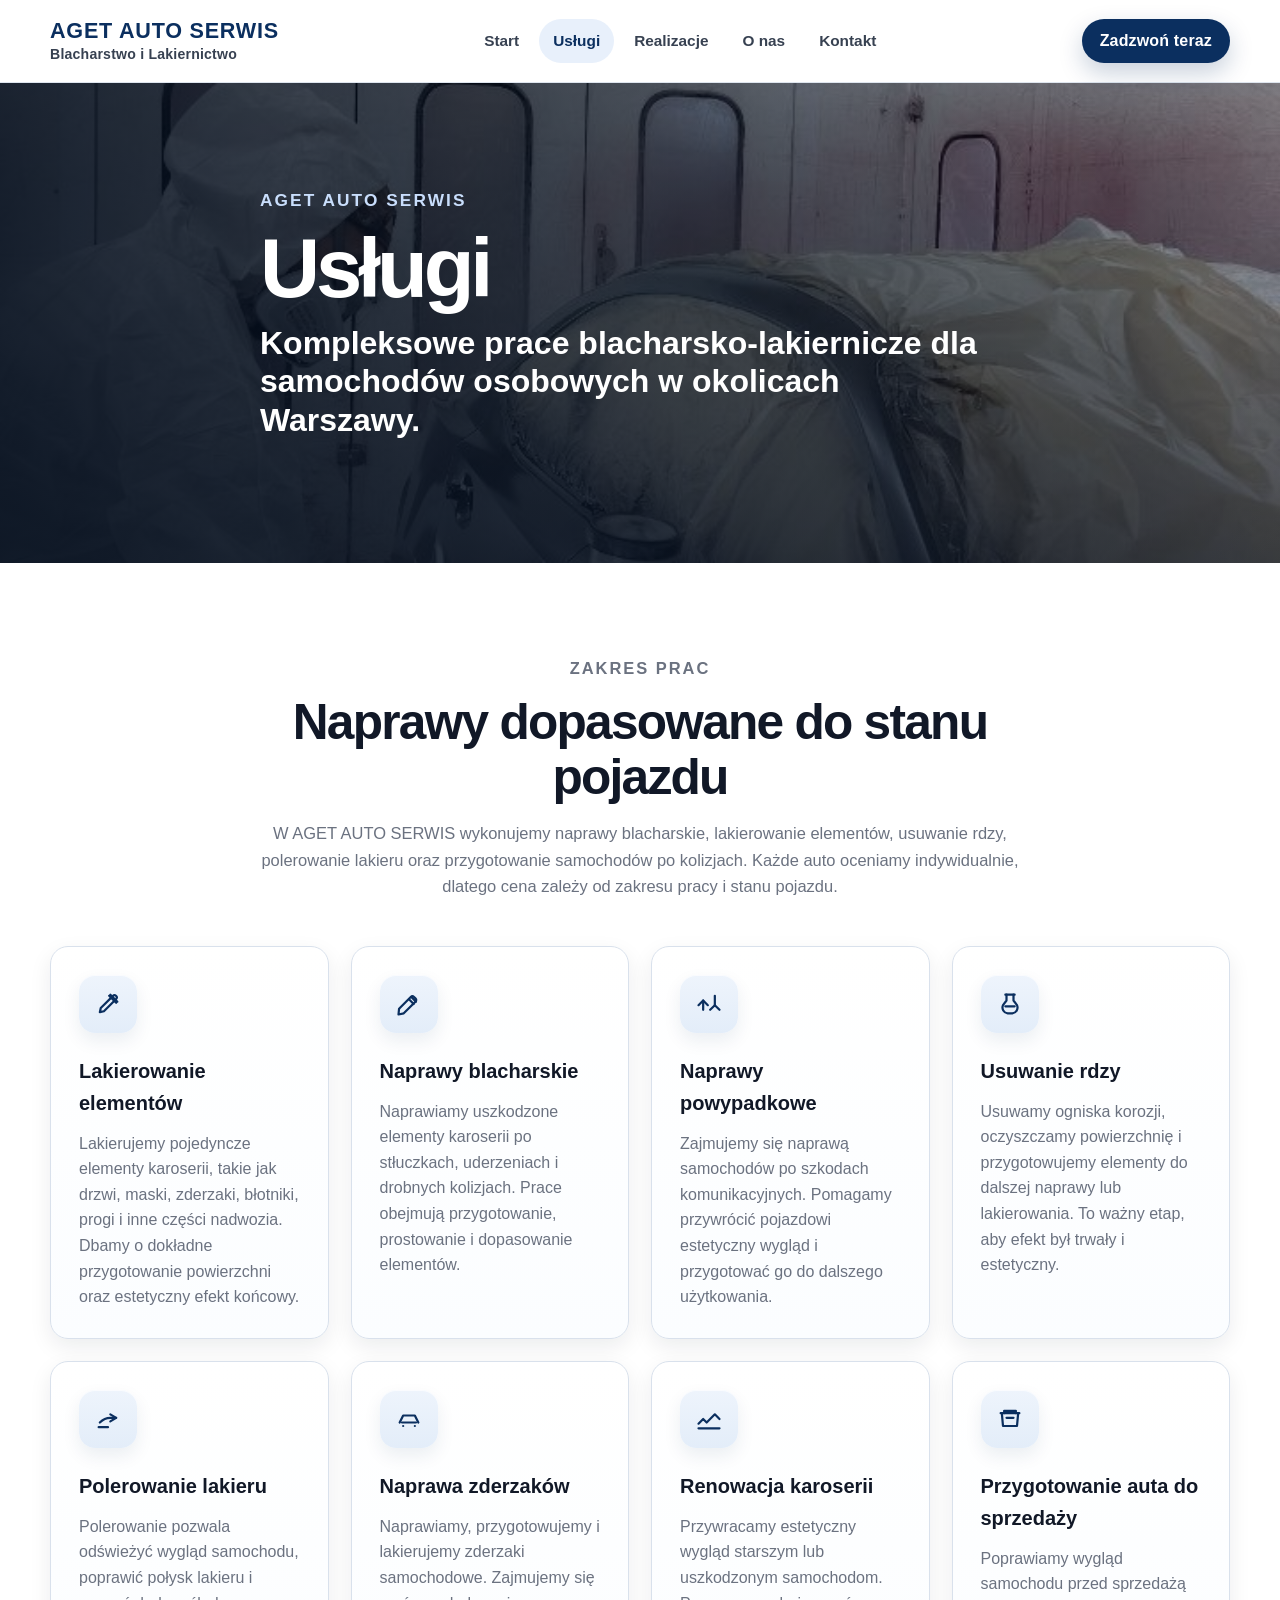
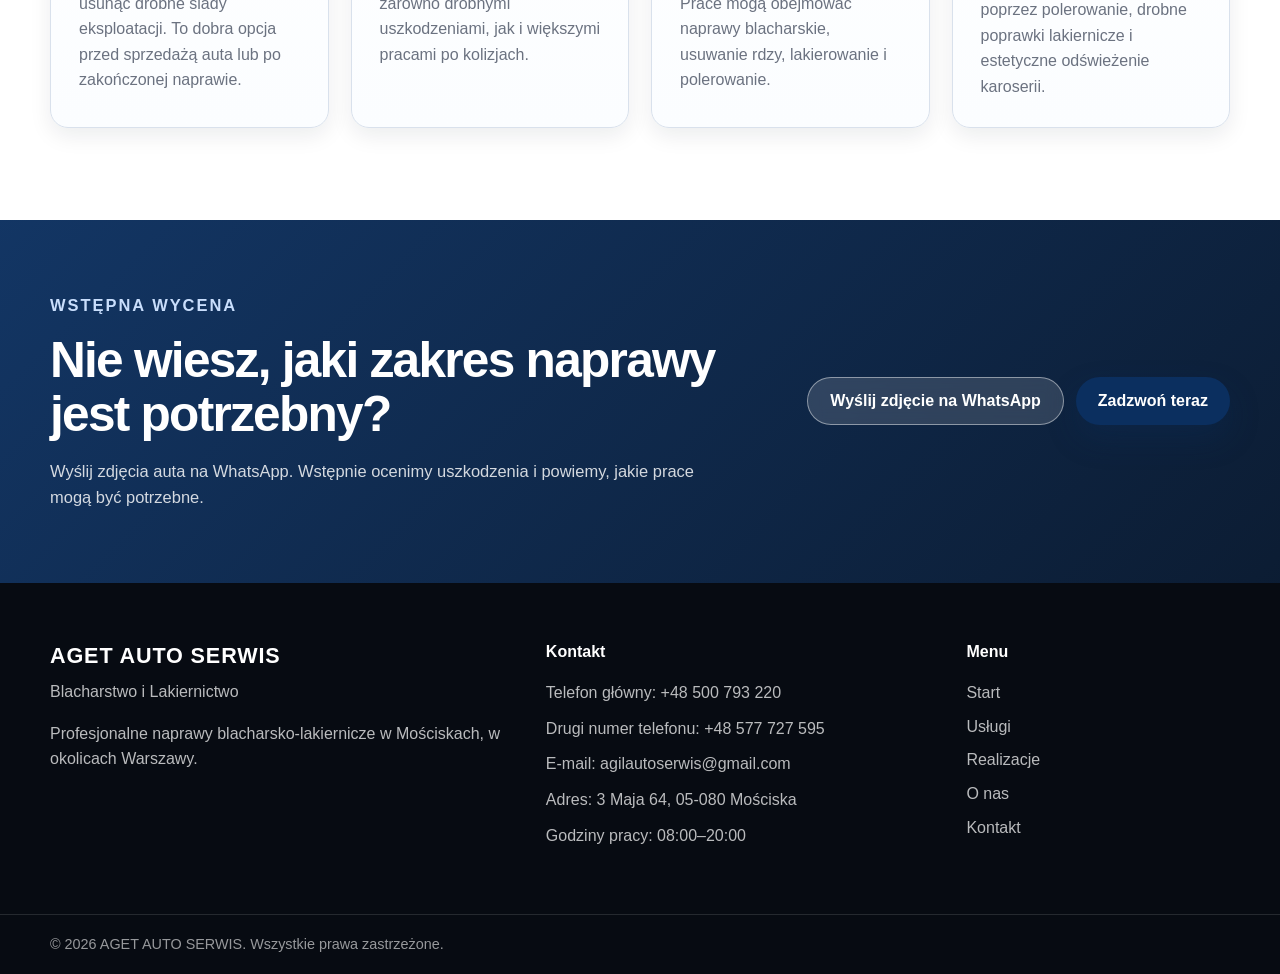
<file: uslugi.html>
<!DOCTYPE html>
<html lang="pl">
<head>
  <meta charset="UTF-8" />
  <meta name="viewport" content="width=device-width, initial-scale=1.0" />

  <title>Usługi | AGET AUTO SERWIS</title>

  <meta
    name="description"
    content="Usługi AGET AUTO SERWIS — lakierowanie elementów, naprawy blacharskie, naprawy powypadkowe, usuwanie rdzy, polerowanie lakieru i renowacja karoserii w okolicach Warszawy."
  />

  <link rel="stylesheet" href="style.css" />
</head>

<body>
  <header class="site-header">
    <div class="container header-container">
      <a href="index.html" class="logo-link text-logo" aria-label="AGET AUTO SERWIS">
        <span class="logo-title">AGET AUTO SERWIS</span>
        <span class="logo-subtitle">Blacharstwo i Lakiernictwo</span>
      </a>

      <button class="nav-toggle" type="button" aria-label="Otwórz menu" aria-expanded="false">
        <span></span>
        <span></span>
        <span></span>
      </button>

      <nav class="main-nav" aria-label="Menu główne">
        <ul>
          <li><a href="index.html">Start</a></li>
          <li><a href="uslugi.html" class="active">Usługi</a></li>
          <li><a href="realizacje.html">Realizacje</a></li>
          <li><a href="onas.html">O nas</a></li>
          <li><a href="kontakt.html">Kontakt</a></li>
        </ul>
      </nav>

      <a href="tel:+48500793220" class="header-cta">Zadzwoń teraz</a>
    </div>
  </header>

  <main>
    <section class="hero page-hero">
      <img
        src="images/banner-uslugi.jpg"
        alt="Usługi blacharsko-lakiernicze AGET AUTO SERWIS"
        class="hero-image"
      />

      <div class="hero-overlay"></div>

      <div class="container hero-content">
        <p class="hero-kicker">AGET AUTO SERWIS</p>

        <h1>Usługi</h1>

        <h2>Kompleksowe prace blacharsko-lakiernicze dla samochodów osobowych w okolicach Warszawy.</h2>
      </div>
    </section>

    <section class="section services-page">
      <div class="container">
        <div class="section-heading">
          <p class="section-kicker">Zakres prac</p>
          <h2>Naprawy dopasowane do stanu pojazdu</h2>
          <p>
            W AGET AUTO SERWIS wykonujemy naprawy blacharskie, lakierowanie
            elementów, usuwanie rdzy, polerowanie lakieru oraz przygotowanie
            samochodów po kolizjach. Każde auto oceniamy indywidualnie,
            dlatego cena zależy od zakresu pracy i stanu pojazdu.
          </p>
        </div>

        <div class="service-grid">
          <article class="service-card">
            <div class="service-icon" aria-hidden="true">
              <svg viewBox="0 0 24 24">
                <path d="M14 4l6 6" />
                <path d="M5 19l3.5-.8L19 7.7a1.8 1.8 0 0 0 0-2.5l-.2-.2a1.8 1.8 0 0 0-2.5 0L5.8 15.5 5 19z" />
                <path d="M13 5l6 6" />
              </svg>
            </div>
            <h3>Lakierowanie elementów</h3>
            <p>
              Lakierujemy pojedyncze elementy karoserii, takie jak drzwi,
              maski, zderzaki, błotniki, progi i inne części nadwozia.
              Dbamy o dokładne przygotowanie powierzchni oraz estetyczny
              efekt końcowy.
            </p>
          </article>

          <article class="service-card">
            <div class="service-icon" aria-hidden="true">
              <svg viewBox="0 0 24 24">
                <path d="M14 6l4 4" />
                <path d="M3 21l4.5-1 10-10a2 2 0 0 0 0-2.8l-1.2-1.2a2 2 0 0 0-2.8 0l-10 10L3 21z" />
                <path d="M12 8l4 4" />
              </svg>
            </div>
            <h3>Naprawy blacharskie</h3>
            <p>
              Naprawiamy uszkodzone elementy karoserii po stłuczkach,
              uderzeniach i drobnych kolizjach. Prace obejmują przygotowanie,
              prostowanie i dopasowanie elementów.
            </p>
          </article>

          <article class="service-card">
            <div class="service-icon" aria-hidden="true">
              <svg viewBox="0 0 24 24">
                <path d="M3 13l4-4 4 4" />
                <path d="M13 17l4-4 4 4" />
                <path d="M7 9v8" />
                <path d="M17 13v-8" />
              </svg>
            </div>
            <h3>Naprawy powypadkowe</h3>
            <p>
              Zajmujemy się naprawą samochodów po szkodach komunikacyjnych.
              Pomagamy przywrócić pojazdowi estetyczny wygląd i przygotować
              go do dalszego użytkowania.
            </p>
          </article>

          <article class="service-card">
            <div class="service-icon" aria-hidden="true">
              <svg viewBox="0 0 24 24">
                <path d="M8 4h8" />
                <path d="M9 4v5l-3 4a5 5 0 0 0 4 7h4a5 5 0 0 0 4-7l-3-4V4" />
                <path d="M8 14h8" />
              </svg>
            </div>
            <h3>Usuwanie rdzy</h3>
            <p>
              Usuwamy ogniska korozji, oczyszczamy powierzchnię i przygotowujemy
              elementy do dalszej naprawy lub lakierowania. To ważny etap,
              aby efekt był trwały i estetyczny.
            </p>
          </article>

          <article class="service-card">
            <div class="service-icon" aria-hidden="true">
              <svg viewBox="0 0 24 24">
                <path d="M5 15c2.5-2.5 5.5-4 9-4h5" />
                <path d="M14 8l5 3-5 3" />
                <path d="M4 19h8" />
              </svg>
            </div>
            <h3>Polerowanie lakieru</h3>
            <p>
              Polerowanie pozwala odświeżyć wygląd samochodu, poprawić połysk
              lakieru i usunąć drobne ślady eksploatacji. To dobra opcja przed
              sprzedażą auta lub po zakończonej naprawie.
            </p>
          </article>

          <article class="service-card">
            <div class="service-icon" aria-hidden="true">
              <svg viewBox="0 0 24 24">
                <path d="M4 15l3-6h10l3 6" />
                <path d="M6 15h12" />
                <path d="M7 18h.01" />
                <path d="M17 18h.01" />
              </svg>
            </div>
            <h3>Naprawa zderzaków</h3>
            <p>
              Naprawiamy, przygotowujemy i lakierujemy zderzaki samochodowe.
              Zajmujemy się zarówno drobnymi uszkodzeniami, jak i większymi
              pracami po kolizjach.
            </p>
          </article>

          <article class="service-card">
            <div class="service-icon" aria-hidden="true">
              <svg viewBox="0 0 24 24">
                <path d="M3 16l4-4 3 3 7-7 4 4" />
                <path d="M3 20h18" />
              </svg>
            </div>
            <h3>Renowacja karoserii</h3>
            <p>
              Przywracamy estetyczny wygląd starszym lub uszkodzonym samochodom.
              Prace mogą obejmować naprawy blacharskie, usuwanie rdzy,
              lakierowanie i polerowanie.
            </p>
          </article>

          <article class="service-card">
            <div class="service-icon" aria-hidden="true">
              <svg viewBox="0 0 24 24">
                <path d="M4 7h16" />
                <path d="M7 7V5h10v2" />
                <path d="M5 7l1 11h12l1-11" />
                <path d="M9 11h6" />
              </svg>
            </div>
            <h3>Przygotowanie auta do sprzedaży</h3>
            <p>
              Poprawiamy wygląd samochodu przed sprzedażą poprzez polerowanie,
              drobne poprawki lakiernicze i estetyczne odświeżenie karoserii.
            </p>
          </article>
        </div>
      </div>
    </section>

    <section class="contact-cta">
      <div class="container contact-cta-container">
        <div>
          <p class="section-kicker">Wstępna wycena</p>
          <h2>Nie wiesz, jaki zakres naprawy jest potrzebny?</h2>
          <p>
            Wyślij zdjęcia auta na WhatsApp. Wstępnie ocenimy uszkodzenia
            i powiemy, jakie prace mogą być potrzebne.
          </p>
        </div>

        <div class="contact-cta-actions">
          <a
            href="https://wa.me/48500793220?text=Dzie%C5%84%20dobry%2C%20chcia%C5%82bym%20zapyta%C4%87%20o%20napraw%C4%99%20blacharsko-lakiernicz%C4%85.%20Przesy%C5%82am%20zdj%C4%99cia%20auta%20do%20wst%C4%99pnej%20wyceny."
            class="btn btn-secondary"
            target="_blank"
            rel="noopener noreferrer"
          >
            Wyślij zdjęcie na WhatsApp
          </a>

          <a href="tel:+48500793220" class="btn btn-primary">Zadzwoń teraz</a>
        </div>
      </div>
    </section>
  </main>

  <footer class="site-footer">
    <div class="container footer-grid">
      <div class="footer-brand">
        <h2>AGET AUTO SERWIS</h2>
        <p>Blacharstwo i Lakiernictwo</p>
        <p>
          Profesjonalne naprawy blacharsko-lakiernicze w Mościskach,
          w okolicach Warszawy.
        </p>
      </div>

      <div class="footer-contact">
        <h3>Kontakt</h3>
        <p>
          Telefon główny:
          <a href="tel:+48500793220">+48 500 793 220</a>
        </p>
        <p>
          Drugi numer telefonu:
          <a href="tel:+48577727595">+48 577 727 595</a>
        </p>
        <p>
          E-mail:
          <a
            href="mailto:agilautoserwis@gmail.com?subject=Zapytanie%20o%20napraw%C4%99%20blacharsko-lakiernicz%C4%85&body=Dzie%C5%84%20dobry%2C%0A%0Achcia%C5%82bym%20zapyta%C4%87%20o%20napraw%C4%99%20blacharsko-lakiernicz%C4%85.%20W%20za%C5%82%C4%85czniku%20mog%C4%99%20przes%C5%82a%C4%87%20zdj%C4%99cia%20auta%20do%20wst%C4%99pnej%20wyceny.%0A%0APozdrawiam"
          >
            agilautoserwis@gmail.com
          </a>
        </p>
        <p>Adres: 3 Maja 64, 05-080 Mościska</p>
        <p>Godziny pracy: 08:00–20:00</p>
      </div>

      <div class="footer-nav">
        <h3>Menu</h3>
        <ul>
          <li><a href="index.html">Start</a></li>
          <li><a href="uslugi.html">Usługi</a></li>
          <li><a href="realizacje.html">Realizacje</a></li>
          <li><a href="onas.html">O nas</a></li>
          <li><a href="kontakt.html">Kontakt</a></li>
        </ul>
      </div>
    </div>

    <div class="footer-bottom">
      <div class="container">
        <p>© 2026 AGET AUTO SERWIS. Wszystkie prawa zastrzeżone.</p>
      </div>
    </div>
  </footer>

  <a href="tel:+48500793220" class="floating-call" aria-label="Zadzwoń teraz">
    Zadzwoń teraz
  </a>

  <script src="script.js"></script>
</body>
</html>
</file>
<file: style.css>
:root {
  --color-white: #ffffff;
  --color-light: #f5f7fa;
  --color-light-2: #eef3f8;
  --color-dark: #111827;
  --color-dark-2: #374151;
  --color-muted: #6b7280;
  --color-blue: #0b2f5f;
  --color-blue-2: #123f7a;
  --color-blue-3: #e8f0fb;
  --color-border: #d9e1ec;

  --container: 1180px;
  --header-height: 82px;

  --radius-sm: 12px;
  --radius-md: 18px;
  --radius-lg: 26px;

  --shadow-sm: 0 8px 22px rgba(15, 23, 42, 0.08);
  --shadow-md: 0 16px 40px rgba(15, 23, 42, 0.14);
  --shadow-lg: 0 24px 70px rgba(15, 23, 42, 0.2);

  --transition: 0.25s ease;
}

* {
  box-sizing: border-box;
  margin: 0;
  padding: 0;
}

html {
  scroll-behavior: smooth;
}

body {
  font-family: Arial, Helvetica, sans-serif;
  color: var(--color-dark);
  background: var(--color-white);
  line-height: 1.6;
}

img {
  display: block;
  max-width: 100%;
}

a {
  color: inherit;
  text-decoration: none;
}

ul {
  list-style: none;
}

button {
  font: inherit;
}

/* CONTAINER */

.container {
  width: min(100% - 32px, var(--container));
  margin-inline: auto;
}

/* HEADER */

.site-header {
  position: sticky;
  z-index: 100;
  top: 0;
  width: 100%;
  min-height: var(--header-height);
  background: rgba(255, 255, 255, 0.94);
  border-bottom: 1px solid rgba(217, 225, 236, 0.85);
  backdrop-filter: blur(16px);
}

.header-container {
  display: flex;
  align-items: center;
  justify-content: space-between;
  min-height: var(--header-height);
  gap: 24px;
}

.logo-link {
  flex: 0 0 auto;
  color: inherit;
  text-decoration: none;
}

.logo-link.text-logo {
  display: flex !important;
  flex-direction: column !important;
  align-items: flex-start;
  justify-content: center;
  gap: 4px;
  min-width: 220px;
  line-height: 1.05;
}

.logo-title {
  display: block !important;
  width: 100%;
  color: var(--color-blue);
  font-size: clamp(1.08rem, 2vw, 1.35rem);
  font-weight: 900;
  line-height: 1;
  letter-spacing: 0.035em;
  text-transform: uppercase;
  white-space: nowrap;
}

.logo-subtitle {
  display: block !important;
  width: 100%;
  color: var(--color-dark-2);
  font-size: clamp(0.74rem, 1.35vw, 0.88rem);
  font-weight: 650;
  line-height: 1.15;
  letter-spacing: 0.015em;
  white-space: nowrap;
}

.main-nav {
  display: flex;
  align-items: center;
  justify-content: center;
  flex: 1;
}

.main-nav ul {
  display: flex;
  align-items: center;
  gap: 6px;
}

.main-nav a {
  display: inline-flex;
  align-items: center;
  min-height: 42px;
  padding: 10px 14px;
  border-radius: 999px;
  color: var(--color-dark-2);
  font-size: 0.96rem;
  font-weight: 650;
  transition: background-color var(--transition), color var(--transition);
}

.main-nav a:hover,
.main-nav a.active {
  color: var(--color-blue);
  background: var(--color-blue-3);
}

.header-cta {
  display: inline-flex;
  align-items: center;
  justify-content: center;
  flex: 0 0 auto;
  min-height: 44px;
  padding: 13px 18px;
  border-radius: 999px;
  color: var(--color-white);
  background: var(--color-blue);
  font-weight: 700;
  line-height: 1;
  letter-spacing: 0.01em;
  box-shadow: 0 10px 24px rgba(11, 47, 95, 0.22);
  transition: transform var(--transition), background-color var(--transition), box-shadow var(--transition);
}

.header-cta:hover {
  transform: translateY(-2px);
  background: var(--color-blue-2);
  box-shadow: 0 16px 34px rgba(11, 47, 95, 0.32);
}

.nav-toggle {
  display: none;
  width: 46px;
  height: 46px;
  border-radius: 12px;
  border: 1px solid var(--color-border);
  background: var(--color-white);
  cursor: pointer;
}

.nav-toggle span {
  display: block;
  width: 22px;
  height: 2px;
  margin: 5px auto;
  border-radius: 999px;
  background: var(--color-dark);
  transition: transform var(--transition), opacity var(--transition);
}

/* BUTTONS */

.btn {
  display: inline-flex;
  align-items: center;
  justify-content: center;
  min-height: 48px;
  padding: 14px 22px;
  border-radius: 999px;
  font-weight: 750;
  line-height: 1;
  transition: transform var(--transition), background-color var(--transition), color var(--transition), box-shadow var(--transition);
}

.btn:hover {
  transform: translateY(-2px);
}

.btn-primary {
  color: var(--color-white);
  background: var(--color-blue);
  box-shadow: 0 14px 30px rgba(11, 47, 95, 0.28);
}

.btn-primary:hover {
  background: var(--color-blue-2);
}

.btn-secondary {
  color: var(--color-white);
  background: rgba(255, 255, 255, 0.14);
  border: 1px solid rgba(255, 255, 255, 0.45);
  backdrop-filter: blur(8px);
}

.btn-secondary:hover {
  background: rgba(255, 255, 255, 0.22);
}

.btn-outline {
  color: var(--color-blue);
  background: var(--color-white);
  border: 1px solid var(--color-border);
  box-shadow: var(--shadow-sm);
}

.btn-outline:hover {
  background: var(--color-blue-3);
}

/* HERO */

.hero {
  position: relative;
  min-height: calc(100vh - var(--header-height));
  display: flex;
  align-items: center;
  overflow: hidden;
  color: var(--color-white);
}

.page-hero {
  min-height: 480px;
}

.hero-image {
  position: absolute;
  inset: 0;
  width: 100%;
  height: 100%;
  object-fit: cover;
}

.hero-overlay {
  position: absolute;
  inset: 0;
  background:
    linear-gradient(90deg, rgba(5, 15, 30, 0.86), rgba(5, 15, 30, 0.55), rgba(5, 15, 30, 0.18)),
    linear-gradient(180deg, rgba(5, 15, 30, 0.18), rgba(5, 15, 30, 0.62));
}

.hero-content {
  position: relative;
  z-index: 2;
  max-width: 760px;
  padding-block: 96px;
}

.hero-kicker,
.section-kicker {
  margin-bottom: 14px;
  color: var(--color-blue-2);
  font-size: 0.88rem;
  font-weight: 800;
  letter-spacing: 0.12em;
  text-transform: uppercase;
}

.hero .hero-kicker {
  color: #c9defc;
}

.hero h1 {
  margin-bottom: 16px;
  font-size: clamp(3rem, 7vw, 5.7rem);
  line-height: 0.95;
  letter-spacing: -0.05em;
}

.page-hero h1 {
  font-size: clamp(3rem, 7vw, 5.2rem);
}

.hero h2 {
  max-width: 720px;
  margin-bottom: 20px;
  font-size: clamp(1.3rem, 3vw, 2rem);
  line-height: 1.2;
  font-weight: 750;
}

.hero p {
  max-width: 660px;
  color: rgba(255, 255, 255, 0.88);
  font-size: 1.08rem;
}

.hero-actions {
  display: flex;
  flex-wrap: wrap;
  gap: 14px;
  margin-top: 30px;
}

/* SECTIONS */

.section {
  padding: 92px 0;
}

.section-muted {
  background: var(--color-light);
}

.section-heading {
  max-width: 760px;
  margin: 0 auto 46px;
  text-align: center;
}

.section-heading h2,
.split-content h2,
.contact-cta h2 {
  margin-bottom: 16px;
  color: var(--color-dark);
  font-size: clamp(2rem, 4vw, 3.1rem);
  line-height: 1.1;
  letter-spacing: -0.035em;
}

.section-heading p,
.split-content p,
.contact-cta p {
  color: var(--color-muted);
  font-size: 1.03rem;
}

.section-heading p + p {
  margin-top: 12px;
}

.section-action {
  display: flex;
  justify-content: center;
  margin-top: 34px;
}

/* SERVICES */

.service-grid {
  display: grid;
  grid-template-columns: repeat(4, 1fr);
  gap: 22px;
}

.service-card {
  min-height: 260px;
  padding: 28px;
  border: 1px solid var(--color-border);
  border-radius: var(--radius-md);
  background:
    linear-gradient(180deg, #ffffff 0%, #fbfdff 100%);
  box-shadow: var(--shadow-sm);
  transition:
    transform var(--transition),
    box-shadow var(--transition),
    border-color var(--transition),
    background-color var(--transition);
}

.service-card:hover {
  transform: translateY(-6px);
  border-color: rgba(11, 47, 95, 0.22);
  box-shadow: var(--shadow-md);
}

.service-icon {
  display: inline-flex;
  align-items: center;
  justify-content: center;
  width: 58px;
  height: 58px;
  margin-bottom: 22px;
  border-radius: 16px;
  color: var(--color-blue);
  background: linear-gradient(180deg, #eef4fc 0%, #e3edf9 100%);
  box-shadow:
    inset 0 1px 0 rgba(255, 255, 255, 0.7),
    0 8px 18px rgba(11, 47, 95, 0.08);
  flex-shrink: 0;
}

.service-icon svg {
  width: 28px;
  height: 28px;
  stroke: currentColor;
  fill: none;
  stroke-width: 1.9;
  stroke-linecap: round;
  stroke-linejoin: round;
}

.service-card h3 {
  margin-bottom: 12px;
  font-size: 1.25rem;
  color: var(--color-dark);
}

.service-card p {
  color: var(--color-muted);
}

/* SPLIT LAYOUT */

.split-layout {
  display: grid;
  grid-template-columns: 0.95fr 1.05fr;
  gap: 48px;
  align-items: center;
}

.split-layout.reverse {
  grid-template-columns: 1fr 1fr;
}

.split-layout.reverse .image-card {
  order: 1;
}

.split-layout.reverse .split-content {
  order: 2;
}

.split-content {
  max-width: 580px;
}

.split-content .btn {
  margin-top: 26px;
}

.preview-gallery {
  display: grid;
  grid-template-columns: repeat(3, 1fr);
  gap: 16px;
}

.preview-gallery figure {
  overflow: hidden;
  border-radius: var(--radius-md);
  background: var(--color-white);
  box-shadow: var(--shadow-sm);
}

.preview-gallery img {
  width: 100%;
  height: 260px;
  object-fit: cover;
}

.preview-gallery figcaption {
  padding: 14px 16px;
  color: var(--color-dark-2);
  font-size: 0.92rem;
  font-weight: 700;
}

.image-card {
  overflow: hidden;
  border-radius: var(--radius-lg);
  box-shadow: var(--shadow-md);
  background: var(--color-light);
}

.image-card img {
  width: 100%;
  height: 520px;
  object-fit: cover;
}

/* CASE STUDY / REALIZACJE */

.case-study-card {
  padding: clamp(24px, 4vw, 44px);
  border: 1px solid var(--color-border);
  border-radius: var(--radius-lg);
  background: linear-gradient(180deg, var(--color-white), #f8fafc);
  box-shadow: var(--shadow-md);
}

.case-study-header {
  max-width: 760px;
  margin-bottom: 34px;
}

.case-study-label {
  display: inline-flex;
  align-items: center;
  min-height: 30px;
  margin-bottom: 14px;
  padding: 7px 12px;
  border-radius: 999px;
  color: var(--color-blue);
  background: var(--color-blue-3);
  font-size: 0.78rem;
  font-weight: 900;
  line-height: 1;
  letter-spacing: 0.12em;
}

.case-study-header h2 {
  margin-bottom: 14px;
  color: var(--color-dark);
  font-size: clamp(1.7rem, 3.2vw, 2.65rem);
  line-height: 1.08;
  letter-spacing: -0.045em;
}

.case-study-header p {
  max-width: 680px;
  margin-bottom: 0;
  color: var(--color-muted);
  font-size: 1.04rem;
}

.case-study-gallery {
  display: grid;
  grid-template-columns: repeat(3, 1fr);
  gap: 18px;
}

.case-image-card {
  display: grid;
  gap: 14px;
  width: 100%;
  padding: 12px;
  border: 1px solid var(--color-border);
  border-radius: var(--radius-lg);
  background: var(--color-white);
  box-shadow: var(--shadow-sm);
  cursor: pointer;
  text-align: left;
  transition:
    transform var(--transition),
    box-shadow var(--transition),
    border-color var(--transition);
}

.case-image-card:hover {
  transform: translateY(-5px);
  border-color: rgba(11, 47, 95, 0.28);
  box-shadow: var(--shadow-md);
}

.case-image-wrap {
  display: block;
  overflow: hidden;
  border-radius: calc(var(--radius-lg) - 8px);
  background: var(--color-light);
}

.case-image-wrap img {
  width: 100%;
  height: 300px;
  object-fit: cover;
  transition: transform 450ms ease;
}

.case-image-card:hover .case-image-wrap img {
  transform: scale(1.035);
}

.case-image-caption {
  display: inline-flex;
  align-items: center;
  width: fit-content;
  min-height: 34px;
  padding: 8px 13px;
  border-radius: 999px;
  color: var(--color-white);
  background: var(--color-blue);
  font-size: 0.9rem;
  font-weight: 800;
  line-height: 1;
}

.case-study-note {
  margin: 28px 0 0;
  padding: 18px 20px;
  border-left: 4px solid var(--color-blue);
  border-radius: var(--radius-sm);
  background: var(--color-blue-3);
  color: var(--color-dark-2);
  font-weight: 650;
}

/* LIGHTBOX */

.image-lightbox {
  position: fixed;
  z-index: 999;
  inset: 0;
  display: none;
  align-items: center;
  justify-content: center;
  padding: 24px;
  background: rgba(5, 14, 28, 0.86);
  backdrop-filter: blur(8px);
}

.image-lightbox.is-open {
  display: flex;
}

.lightbox-image {
  max-width: min(1100px, 94vw);
  max-height: 86vh;
  object-fit: contain;
  border-radius: var(--radius-md);
  background: var(--color-white);
  box-shadow: var(--shadow-lg);
}

.lightbox-close {
  position: fixed;
  top: 18px;
  right: 18px;
  z-index: 1000;
  display: inline-flex;
  align-items: center;
  justify-content: center;
  width: 46px;
  height: 46px;
  border: 0;
  border-radius: 999px;
  color: var(--color-white);
  background: rgba(255, 255, 255, 0.14);
  font-size: 2rem;
  line-height: 1;
  cursor: pointer;
  transition:
    background-color var(--transition),
    transform var(--transition);
}

.lightbox-close:hover {
  transform: translateY(-2px);
  background: rgba(255, 255, 255, 0.24);
}

/* KONTAKT PAGE */

.contact-premium-section {
  background:
    radial-gradient(circle at top left, rgba(11, 47, 95, 0.08), transparent 34%),
    var(--color-white);
}

.contact-premium-grid {
  display: grid;
  grid-template-columns: minmax(0, 1.05fr) minmax(360px, 0.75fr);
  align-items: start;
  gap: clamp(28px, 5vw, 56px);
}

.contact-premium-content h2,
.contact-form-card h2,
.location-card h2 {
  margin-bottom: 16px;
  color: var(--color-dark);
  font-size: clamp(1.85rem, 3.8vw, 3rem);
  line-height: 1.08;
  letter-spacing: -0.045em;
}

.contact-premium-content > p {
  max-width: 760px;
  color: var(--color-muted);
  font-size: 1.04rem;
}

.contact-action-row {
  display: flex;
  flex-wrap: wrap;
  gap: 12px;
  margin-top: 28px;
}

.premium-contact-card,
.contact-form-card,
.location-card {
  border: 1px solid var(--color-border);
  border-radius: var(--radius-lg);
  background: rgba(255, 255, 255, 0.92);
  box-shadow: var(--shadow-md);
}

.premium-contact-card {
  display: grid;
  gap: 0;
  margin-top: 32px;
  overflow: hidden;
}

.premium-contact-item {
  display: grid;
  grid-template-columns: minmax(160px, 0.45fr) minmax(0, 1fr);
  gap: 18px;
  padding: 18px 22px;
  border-bottom: 1px solid var(--color-border);
}

.premium-contact-item:last-child {
  border-bottom: 0;
}

.premium-contact-item span {
  color: var(--color-dark);
  font-weight: 850;
}

.premium-contact-item a {
  color: var(--color-blue);
  font-weight: 800;
  overflow-wrap: anywhere;
}

.premium-contact-item p {
  margin: 0;
  color: var(--color-muted);
}

.contact-form-card {
  position: sticky;
  top: calc(var(--header-height) + 24px);
  padding: clamp(24px, 4vw, 34px);
}

.contact-form-card > p {
  margin-bottom: 24px;
  color: var(--color-muted);
}

.contact-form {
  display: grid;
  gap: 16px;
}

.form-field {
  display: grid;
  gap: 8px;
}

.form-field label {
  color: var(--color-dark);
  font-size: 0.94rem;
  font-weight: 800;
}

.form-field input,
.form-field textarea {
  width: 100%;
  border: 1px solid var(--color-border);
  border-radius: 14px;
  padding: 13px 15px;
  color: var(--color-dark);
  background: var(--color-white);
  outline: none;
  transition:
    border-color var(--transition),
    box-shadow var(--transition),
    background-color var(--transition);
}

.form-field input:focus,
.form-field textarea:focus {
  border-color: rgba(11, 47, 95, 0.55);
  box-shadow: 0 0 0 4px rgba(11, 47, 95, 0.1);
}

.form-field textarea {
  resize: vertical;
  min-height: 140px;
}

.contact-submit {
  width: 100%;
  border: 0;
  margin-top: 4px;
  cursor: pointer;
}

.location-section {
  padding-top: clamp(58px, 7vw, 90px);
}

.location-card {
  display: grid;
  grid-template-columns: minmax(0, 1fr) auto;
  align-items: center;
  gap: 24px;
  padding: clamp(26px, 5vw, 44px);
  background: linear-gradient(135deg, var(--color-white), #f8fafc);
}

.location-card p {
  max-width: 650px;
  margin-bottom: 0;
  color: var(--color-muted);
  font-size: 1.04rem;
}

/* CONTACT CTA */

.contact-cta {
  padding: 72px 0;
  color: var(--color-white);
  background:
    linear-gradient(135deg, rgba(11, 47, 95, 0.97), rgba(7, 24, 47, 0.98));
}

.contact-cta .section-kicker {
  color: #c9defc;
}

.contact-cta h2 {
  color: var(--color-white);
}

.contact-cta p {
  max-width: 680px;
  color: rgba(255, 255, 255, 0.82);
}

.contact-cta-container {
  display: flex;
  align-items: center;
  justify-content: space-between;
  gap: 34px;
}

.contact-cta-actions {
  display: flex;
  flex-wrap: wrap;
  gap: 12px;
  flex: 0 0 auto;
}

/* FOOTER */

.site-footer {
  color: var(--color-white);
  background: #070b12;
}

.footer-grid {
  display: grid;
  grid-template-columns: 1.2fr 1fr 0.7fr;
  gap: 44px;
  padding: 56px 0;
}

.footer-brand h2 {
  margin-bottom: 6px;
  color: var(--color-white);
  font-size: 1.35rem;
  letter-spacing: 0.04em;
}

.footer-brand p,
.footer-contact p,
.footer-nav a {
  color: rgba(255, 255, 255, 0.72);
}

.footer-brand p + p {
  margin-top: 16px;
}

.site-footer h3 {
  margin-bottom: 16px;
  font-size: 1rem;
  color: var(--color-white);
}

.footer-contact p {
  margin-bottom: 10px;
}

.footer-contact a:hover,
.footer-nav a:hover {
  color: var(--color-white);
}

.footer-nav li + li {
  margin-top: 8px;
}

.footer-bottom {
  padding: 18px 0;
  border-top: 1px solid rgba(255, 255, 255, 0.12);
}

.footer-bottom p {
  color: rgba(255, 255, 255, 0.58);
  font-size: 0.9rem;
}

/* FLOATING CALL */

.floating-call {
  position: fixed;
  right: 20px;
  bottom: 20px;
  z-index: 95;
  display: none;
  align-items: center;
  justify-content: center;
  min-height: 48px;
  padding: 13px 18px;
  border-radius: 999px;
  color: var(--color-white);
  background: var(--color-blue);
  font-weight: 800;
  box-shadow: var(--shadow-lg);
}

/* RESPONSIVE */

@media (max-width: 1080px) {
  .contact-premium-grid {
    grid-template-columns: 1fr;
  }

  .contact-form-card {
    position: static;
  }

  .location-card {
    grid-template-columns: 1fr;
  }
}

@media (max-width: 1024px) {
  .service-grid {
    grid-template-columns: repeat(2, 1fr);
  }

  .split-layout,
  .split-layout.reverse {
    grid-template-columns: 1fr;
  }

  .split-content {
    max-width: 760px;
  }

  .image-card img {
    height: 460px;
  }

  .contact-cta-container {
    align-items: flex-start;
    flex-direction: column;
  }
}

@media (max-width: 900px) {
  :root {
    --header-height: 74px;
  }

  .header-container {
    gap: 12px;
  }

  .logo-link.text-logo {
    min-width: 184px;
  }

  .logo-title {
    font-size: 1.02rem;
  }

  .logo-subtitle {
    font-size: 0.72rem;
  }

  .nav-toggle {
    display: inline-block;
    order: 3;
  }

  .header-cta {
    display: none;
  }

  .main-nav {
    position: fixed;
    top: var(--header-height);
    left: 0;
    right: 0;
    display: block;
    max-height: calc(100vh - var(--header-height));
    padding: 14px 16px 18px;
    overflow-y: auto;
    background: rgba(255, 255, 255, 0.98);
    border-bottom: 1px solid var(--color-border);
    box-shadow: var(--shadow-md);
    transform: translateY(-120%);
    opacity: 0;
    visibility: hidden;
    transition: transform var(--transition), opacity var(--transition), visibility var(--transition);
  }

  .main-nav ul {
    display: grid;
    gap: 6px;
    width: min(100%, var(--container));
    margin-inline: auto;
  }

  .main-nav a {
    justify-content: center;
    min-height: 48px;
    border-radius: var(--radius-sm);
    background: var(--color-light);
  }

  body.nav-open .main-nav {
    transform: translateY(0);
    opacity: 1;
    visibility: visible;
  }

  body.nav-open .nav-toggle span:nth-child(1) {
    transform: translateY(7px) rotate(45deg);
  }

  body.nav-open .nav-toggle span:nth-child(2) {
    opacity: 0;
  }

  body.nav-open .nav-toggle span:nth-child(3) {
    transform: translateY(-7px) rotate(-45deg);
  }

  .hero {
    min-height: 760px;
  }

  .page-hero {
    min-height: 430px;
  }

  .hero-content {
    padding-block: 76px;
  }

  .preview-gallery {
    grid-template-columns: 1fr;
  }

  .preview-gallery img {
    height: 340px;
  }

  .case-study-gallery {
    grid-template-columns: 1fr;
  }

  .case-image-wrap img {
    height: 340px;
  }
}

@media (max-width: 720px) {
  .contact-action-row {
    display: grid;
  }

  .premium-contact-item {
    grid-template-columns: 1fr;
    gap: 5px;
    padding: 17px 18px;
  }

  .contact-form-card,
  .premium-contact-card,
  .location-card {
    border-radius: var(--radius-md);
  }

  .location-card .btn {
    width: 100%;
  }
}

@media (max-width: 640px) {
  .container {
    width: min(100% - 24px, var(--container));
  }

  .hero {
    min-height: 720px;
  }

  .page-hero {
    min-height: 390px;
  }

  .hero-overlay {
    background:
      linear-gradient(90deg, rgba(5, 15, 30, 0.9), rgba(5, 15, 30, 0.64)),
      linear-gradient(180deg, rgba(5, 15, 30, 0.18), rgba(5, 15, 30, 0.76));
  }

  .hero h1 {
    font-size: clamp(2.65rem, 15vw, 4rem);
  }

  .hero h2 {
    font-size: 1.25rem;
  }

  .hero p {
    font-size: 1rem;
  }

  .hero-actions,
  .contact-cta-actions {
    flex-direction: column;
    align-items: stretch;
  }

  .btn {
    width: 100%;
  }

  .section {
    padding: 68px 0;
  }

  .section-heading {
    margin-bottom: 34px;
    text-align: left;
  }

  .service-grid {
    grid-template-columns: 1fr;
  }

  .service-card {
    min-height: auto;
  }

  .image-card img {
    height: 390px;
  }

  .footer-grid {
    grid-template-columns: 1fr;
    gap: 28px;
  }

  .floating-call {
    display: inline-flex;
  }
}

@media (max-width: 520px) {
  .case-study-card {
    padding: 18px;
    border-radius: var(--radius-md);
  }

  .case-image-card {
    border-radius: var(--radius-md);
  }

  .case-image-wrap {
    border-radius: calc(var(--radius-md) - 6px);
  }

  .case-image-wrap img {
    height: 260px;
  }

  .image-lightbox {
    padding: 14px;
  }

  .lightbox-image {
    max-width: 96vw;
    max-height: 82vh;
  }
}

@media (max-width: 460px) {
  .logo-link.text-logo {
    min-width: 168px;
  }

  .logo-title {
    font-size: 0.95rem;
    letter-spacing: 0.025em;
  }

  .logo-subtitle {
    font-size: 0.68rem;
  }

  .hero {
    min-height: 680px;
  }

  .page-hero {
    min-height: 360px;
  }

  .preview-gallery img {
    height: 280px;
  }
}
</file>
